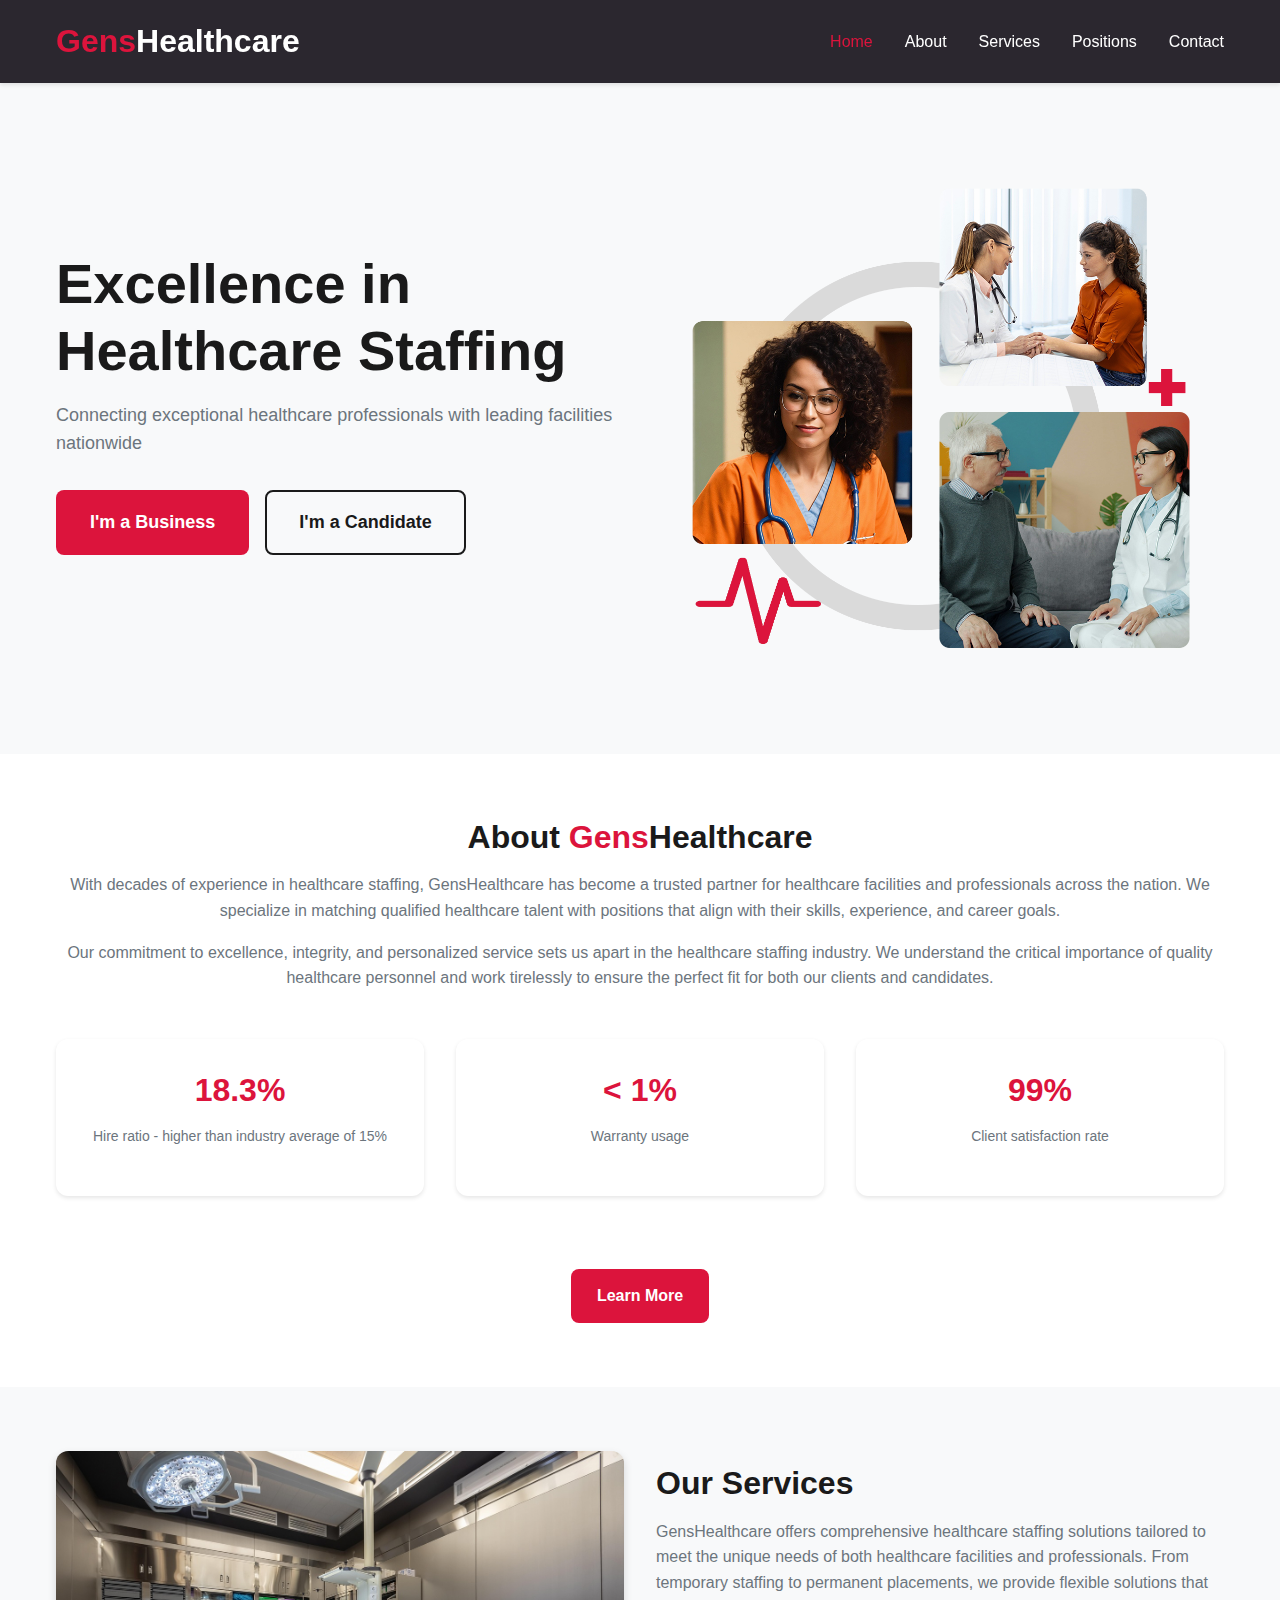
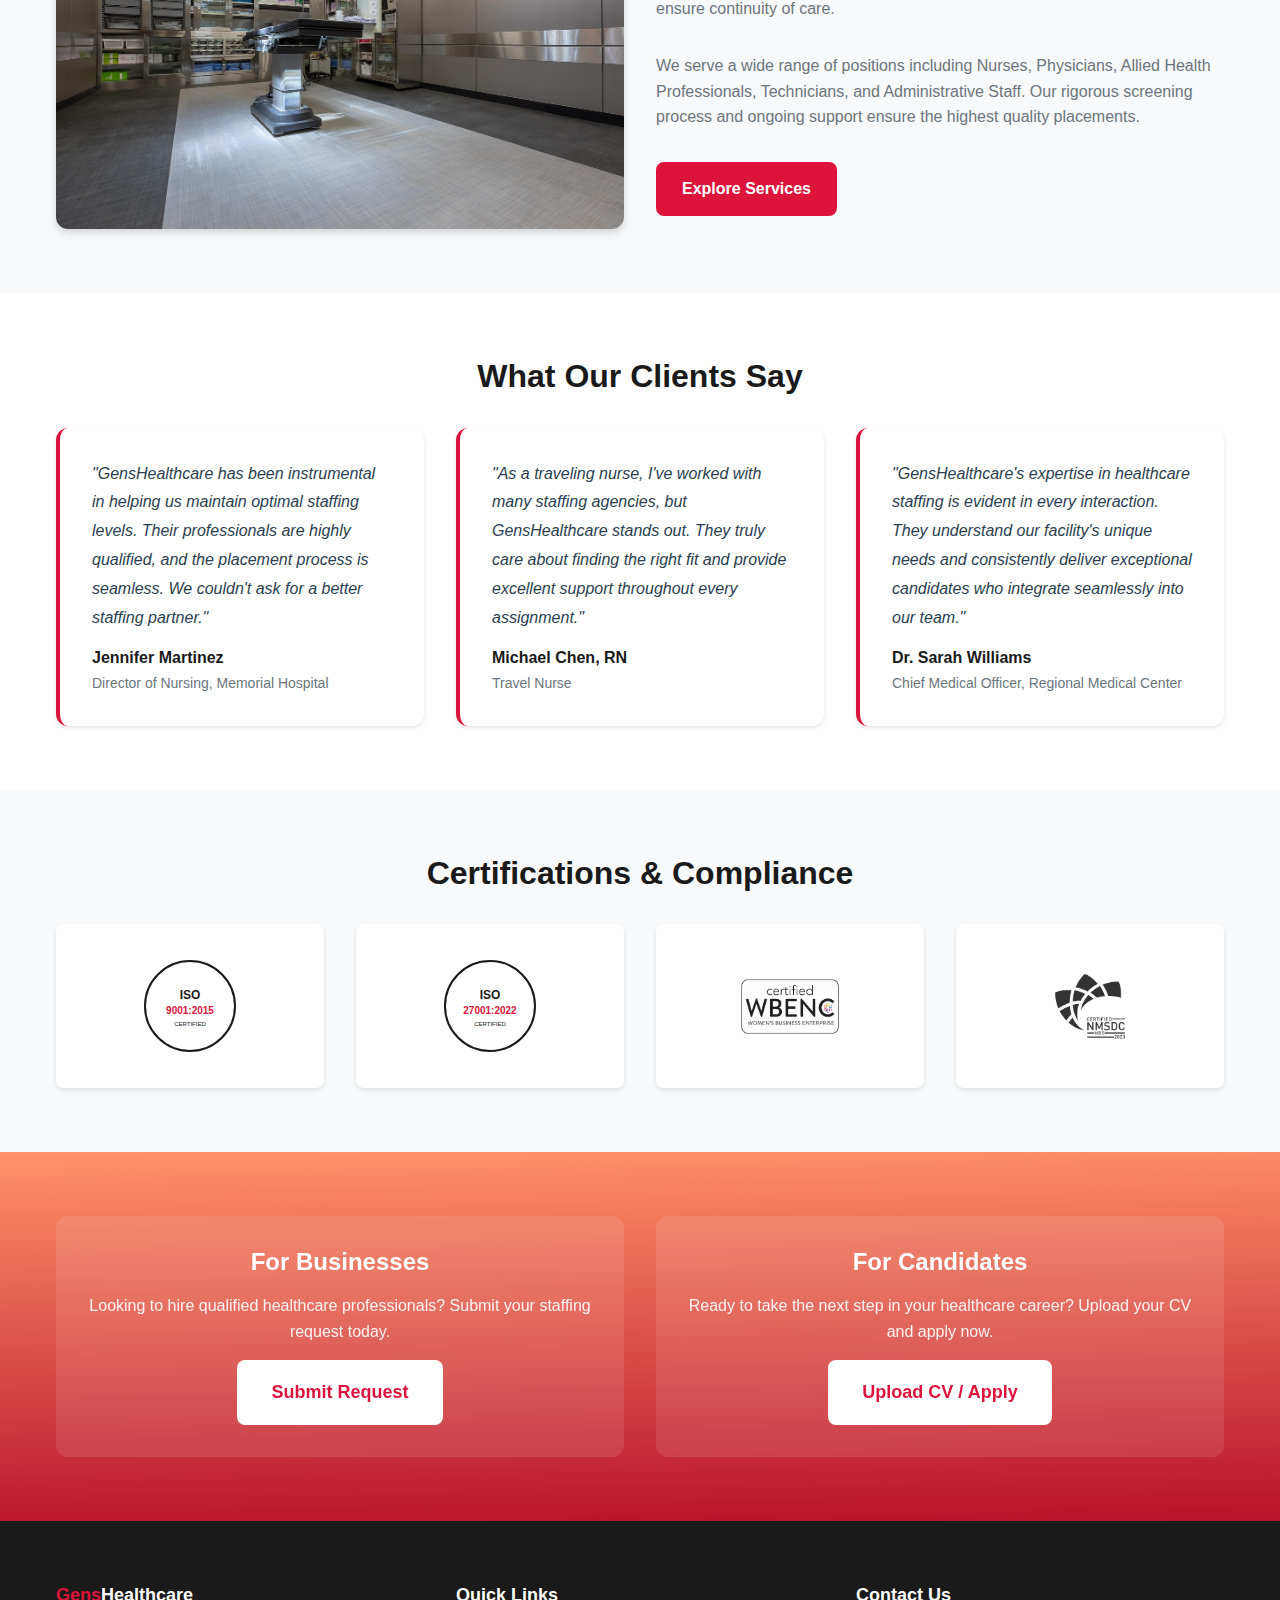
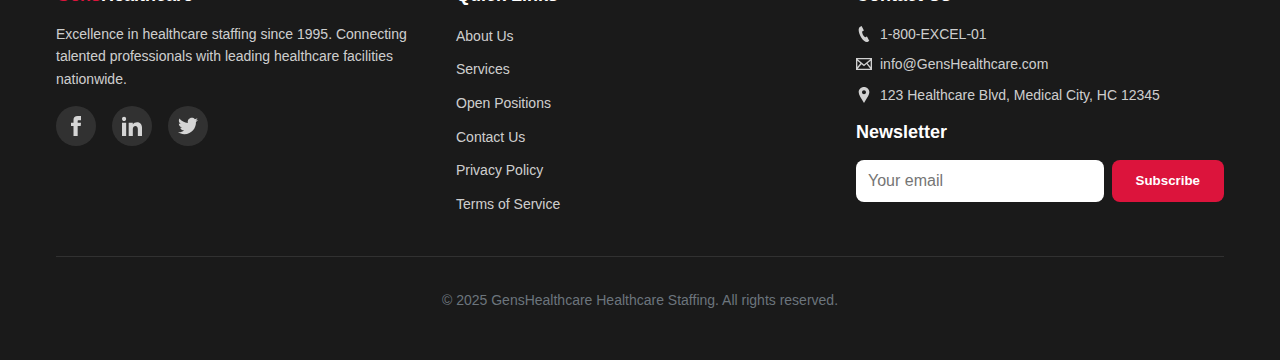
<file: index.html>
<!DOCTYPE html>
<html lang="en">
  <head>
    <meta charset="UTF-8" />
    <meta name="viewport" content="width=device-width, initial-scale=1.0" />
    <meta
      name="description"
      content="GensHealthcare - Premier healthcare staffing solutions connecting talented professionals with leading healthcare facilities."
    />
    <title>GensHealthcare - Healthcare Staffing Excellence</title>
    <link rel="stylesheet" href="styles.css" />
  </head>
  <body>
    <!-- Header -->
    <header class="header">
      <div class="container header-container">
        <div class="logo">
          <a href="index.html"
            ><span class="logo-excel">Gens</span
            ><span class="logo-staff">Healthcare</span></a
          >
        </div>
        <nav class="nav">
          <ul class="nav-links">
            <li><a href="index.html" class="active">Home</a></li>
            <li><a href="about.html">About</a></li>
            <li><a href="services.html">Services</a></li>
            <li><a href="positions.html">Positions</a></li>
            <li><a href="contact.html">Contact</a></li>
          </ul>
          <div class="header-cta">
            <a href="contact.html#candidate-form" class="btn btn-primary"
              >I'm a Candidate</a
            >
            <a href="contact.html#employer-form" class="btn btn-secondary"
              >I'm a Business</a
            >
          </div>
        </nav>
      </div>
    </header>

    <!-- Hero Section -->
    <section class="hero">
      <div class="container">
        <div class="hero-content">
          <div class="hero-text">
            <h1>Excellence in Healthcare Staffing</h1>
            <p class="subhead">
              Connecting exceptional healthcare professionals with leading
              facilities nationwide
            </p>
            <div class="hero-cta">
              <a
                href="contact.html#employer-form"
                class="btn btn-primary btn-large"
                >I'm a Business</a
              >
              <a
                href="contact.html#candidate-form"
                class="btn btn-secondary btn-large"
                >I'm a Candidate</a
              >
            </div>
          </div>
          <div class="hero-images">
            <!-- Decorative healthcare icons
                    <svg class="hero-icon hero-icon-1" xmlns="http://www.w3.org/2000/svg" width="40" height="40" viewBox="0 0 24 24" fill="none" stroke="#dc143c" stroke-width="2" aria-hidden="true">
                        <path d="M22 12h-4l-3 9L9 3l-3 9H2"/>
                    </svg>
                    <svg class="hero-icon hero-icon-2" xmlns="http://www.w3.org/2000/svg" width="50" height="50" viewBox="0 0 24 24" fill="#dc143c" aria-hidden="true">
                        <path d="M19 11h-6V5h-2v6H5v2h6v6h2v-6h6z"/>
                    </svg>
                    <div class="hero-icon hero-icon-3" aria-hidden="true"></div>
                    <div class="hero-icon hero-icon-4" aria-hidden="true"></div> -->

            <!-- Three overlapping images -->
            <!-- <img src="attached_assets/stock_images/diverse_healthcare_p_8ef5f76b.jpg" alt="Diverse healthcare professionals" class="hero-image hero-image-1">
                    <img src="attached_assets/stock_images/nurse_healthcare_wor_5e9e12ce.jpg" alt="Healthcare professional" class="hero-image hero-image-2">
                    <img src="attached_assets/stock_images/healthcare_professio_7445b8f0.jpg" alt="Medical professional" class="hero-image hero-image-3">
                 -->
            <img
              src="attached_assets/stock_images/web-img.png"
              alt="Medical professional"
              class="home-hero-image"
            />
          </div>
        </div>
      </div>
    </section>

    <!-- About Teaser -->
    <section class="section">
      <div class="container">
        
          <div class="text-center mb-lg about-home">
            <h2>About <span class="red-text">Gens</span>Healthcare</h2>
            <p>
              With decades of experience in healthcare staffing, GensHealthcare
              has become a trusted partner for healthcare facilities and
              professionals across the nation. We specialize in matching
              qualified healthcare talent with positions that align with their
              skills, experience, and career goals.
            </p>
            <p>
              Our commitment to excellence, integrity, and personalized service
              sets us apart in the healthcare staffing industry. We understand
              the critical importance of quality healthcare personnel and work
              tirelessly to ensure the perfect fit for both our clients and
              candidates.
            </p>


           
          </div>
          <div class="cards-grid mb-lg">
          <div class="card text-center">

            <h2 class="red-text">18.3%</h2>
            <p>
              Hire ratio - higher than industry average of 15%
            </p>

          </div>
        <div class="card text-center">

                    <h2 class="red-text">< 1%</h2>
                    <p>
                    Warranty usage


                    </p>

                </div>
                <div class="card text-center">

                    <h2 class="red-text">99%</h2>
                    <p>
                    Client satisfaction rate
                    </p></div>


       
          
      
      </div>
      <br/>
      <div class="text-center">            <a href="about.html" class="btn btn-primary">Learn More</a></div>
      </div>
      </div>
    </section>

    <!-- Services Teaser -->
    <section class="section section-alt">
      <div class="container">
        <div class="content-section reverse">
          <div class="content-text">
            <h2>Our Services</h2>
            <p>
              GensHealthcare offers comprehensive healthcare staffing solutions
              tailored to meet the unique needs of both healthcare facilities
              and professionals. From temporary staffing to permanent
              placements, we provide flexible solutions that ensure continuity
              of care.
            </p>
            <p>
              We serve a wide range of positions including Nurses, Physicians,
              Allied Health Professionals, Technicians, and Administrative
              Staff. Our rigorous screening process and ongoing support ensure
              the highest quality placements.
            </p>
            <a href="services.html" class="btn btn-primary">Explore Services</a>
          </div>
          <div class="content-image">
            <!-- Recommended size: 600x400px -->
            <img
              src="attached_assets/stock_images/modern_hospital_medi_7e4f8967.jpg"
              alt="Modern hospital facility"
            />
          </div>
        </div>
      </div>
    </section>

    <!-- Testimonials -->
    <section class="section">
      <div class="container">
        <h2 style="text-align: center; margin-bottom: 2rem">
          What Our Clients Say
        </h2>
        <div class="cards-grid">
          <div class="testimonial-card">
            <p class="testimonial-text">
              "GensHealthcare has been instrumental in helping us maintain
              optimal staffing levels. Their professionals are highly qualified,
              and the placement process is seamless. We couldn't ask for a
              better staffing partner."
            </p>
            <div class="testimonial-author">
              <!-- <img
                src="attached_assets/stock_images/professional_busines_86943c2b.jpg"
                alt="Jennifer Martinez"
                class="testimonial-avatar"
              /> -->
              <div class="testimonial-info">
                <h4>Jennifer Martinez</h4>
                <p>Director of Nursing, Memorial Hospital</p>
              </div>
            </div>
          </div>
          <div class="testimonial-card">
            <p class="testimonial-text">
              "As a traveling nurse, I've worked with many staffing agencies,
              but GensHealthcare stands out. They truly care about finding the
              right fit and provide excellent support throughout every
              assignment."
            </p>
            <div class="testimonial-author">
              <!-- <img
                src="attached_assets/stock_images/professional_busines_d0cf859a.jpg"
                alt="Michael Chen"
                class="testimonial-avatar"
              /> -->
              <div class="testimonial-info">
                <h4>Michael Chen, RN</h4>
                <p>Travel Nurse</p>
              </div>
            </div>
          </div>
          <div class="testimonial-card">
            <p class="testimonial-text">
              "GensHealthcare's expertise in healthcare staffing is evident in
              every interaction. They understand our facility's unique needs and
              consistently deliver exceptional candidates who integrate
              seamlessly into our team."
            </p>
            <div class="testimonial-author">
              <!-- <img
                src="attached_assets/stock_images/professional_busines_c4ba5046.jpg"
                alt="Dr. Sarah Williams"
                class="testimonial-avatar"
              /> -->
              <div class="testimonial-info">
                <h4>Dr. Sarah Williams</h4>
                <p>Chief Medical Officer, Regional Medical Center</p>
              </div>
            </div>
          </div>
        </div>
      </div>
    </section>

    <!-- Certifications -->
    <section class="section section-alt">
      <div class="container">
        <h2 style="text-align: center; margin-bottom: 2rem">
          Certifications & Compliance
        </h2>
        <div class="certifications-grid">
          <div class="certification-badge">
            <!-- ISO Certification Icon -->
            <svg
              xmlns="http://www.w3.org/2000/svg"
              viewBox="0 0 200 200"
              width="100"
              height="100"
            >
              <circle
                cx="100"
                cy="100"
                r="90"
                fill="none"
                stroke="#1a1a1a"
                stroke-width="4"
              />
              <text
                x="100"
                y="85"
                font-family="Arial, sans-serif"
                font-size="24"
                font-weight="bold"
                text-anchor="middle"
                fill="#1a1a1a"
              >
                ISO
              </text>
              <text
                x="100"
                y="115"
                font-family="Arial, sans-serif"
                font-size="20"
                font-weight="bold"
                text-anchor="middle"
                fill="#dc143c"
              >
                9001:2015
              </text>
              <text
                x="100"
                y="140"
                font-family="Arial, sans-serif"
                font-size="12"
                text-anchor="middle"
                fill="#1a1a1a"
              >
                CERTIFIED
              </text>
            </svg>
          </div>
          <div class="certification-badge">
            <!-- ISO Certification Icon -->
            <svg
              xmlns="http://www.w3.org/2000/svg"
              viewBox="0 0 200 200"
              width="100"
              height="100"
            >
              <circle
                cx="100"
                cy="100"
                r="90"
                fill="none"
                stroke="#1a1a1a"
                stroke-width="4"
              />
              <text
                x="100"
                y="85"
                font-family="Arial, sans-serif"
                font-size="24"
                font-weight="bold"
                text-anchor="middle"
                fill="#1a1a1a"
              >
                ISO
              </text>
              <text
                x="100"
                y="115"
                font-family="Arial, sans-serif"
                font-size="20"
                font-weight="bold"
                text-anchor="middle"
                fill="#dc143c"
              >
                27001:2022
              </text>
              <text
                x="100"
                y="140"
                font-family="Arial, sans-serif"
                font-size="12"
                text-anchor="middle"
                fill="#1a1a1a"
              >
                CERTIFIED
              </text>
            </svg>
          </div>
          <div class="certification-badge">
            <img
              src="attached_assets/stock_images/wbenc.jpg"
              alt="Joint Commission Accredited"
              width="100"
              height="100"
            />
            <!-- Joint Commission Icon -->
            <!-- <svg
              xmlns="http://www.w3.org/2000/svg"
              viewBox="0 0 200 200"
              width="100"
              height="100"
            >
              <rect
                x="30"
                y="30"
                width="140"
                height="140"
                fill="none"
                stroke="#1a1a1a"
                stroke-width="4"
              />
              <text
                x="100"
                y="90"
                font-family="Arial, sans-serif"
                font-size="16"
                font-weight="bold"
                text-anchor="middle"
                fill="#1a1a1a"
              >
                JOINT
              </text>
              <text
                x="100"
                y="110"
                font-family="Arial, sans-serif"
                font-size="16"
                font-weight="bold"
                text-anchor="middle"
                fill="#dc143c"
              >
                COMMISSION
              </text>
              <text
                x="100"
                y="135"
                font-family="Arial, sans-serif"
                font-size="12"
                text-anchor="middle"
                fill="#1a1a1a"
              >
                ACCREDITED
              </text>
            </svg> -->
          </div>
          <div class="certification-badge">
            <!-- HIPAA Compliance Icon -->
             <img
              src="attached_assets/stock_images/NMSDC_CERIFIED-grey.png"
              alt="Joint Commission Accredited"
              width="100"
              height="100"
            />
            <!-- <svg
              xmlns="http://www.w3.org/2000/svg"
              viewBox="0 0 200 200"
              width="100"
              height="100"
            >
              <path
                d="M100 20 L170 60 L170 120 Q170 180 100 180 Q30 180 30 120 L30 60 Z"
                fill="none"
                stroke="#1a1a1a"
                stroke-width="4"
              />
              <text
                x="100"
                y="95"
                font-family="Arial, sans-serif"
                font-size="20"
                font-weight="bold"
                text-anchor="middle"
                fill="#1a1a1a"
              >
                HIPAA
              </text>
              <text
                x="100"
                y="120"
                font-family="Arial, sans-serif"
                font-size="14"
                text-anchor="middle"
                fill="#dc143c"
              >
                COMPLIANT
              </text> -->
            </svg>
          </div>
          <div class="certification-badge" style="display: none">
            <!-- Healthcare Staffing Icon -->
            <svg
              xmlns="http://www.w3.org/2000/svg"
              viewBox="0 0 200 200"
              width="100"
              height="100"
            >
              <circle
                cx="100"
                cy="100"
                r="80"
                fill="none"
                stroke="#dc143c"
                stroke-width="6"
              />
              <path
                d="M100 50 L100 150 M50 100 L150 100"
                stroke="#1a1a1a"
                stroke-width="12"
                stroke-linecap="round"
              />
              <text
                x="100"
                y="175"
                font-family="Arial, sans-serif"
                font-size="12"
                font-weight="bold"
                text-anchor="middle"
                fill="#1a1a1a"
              >
                HEALTHCARE CERTIFIED
              </text>
            </svg>
          </div>
        </div>
      </div>
    </section>

    <!-- Call-to-Action Strip -->
    <section class="cta-strip">
      <div class="container">
        <div class="cta-strip-content">
          <div class="cta-block">
            <h3>For Businesses</h3>
            <p>
              Looking to hire qualified healthcare professionals? Submit your
              staffing request today.
            </p>
            <a href="contact.html#employer-form" class="btn btn-large"
              >Submit Request</a
            >
          </div>
          <div class="cta-block">
            <h3>For Candidates</h3>
            <p>
              Ready to take the next step in your healthcare career? Upload your
              CV and apply now.
            </p>
            <a href="contact.html#candidate-form" class="btn btn-large"
              >Upload CV / Apply</a
            >
          </div>
        </div>
      </div>
    </section>

    <!-- Footer -->
    <footer class="footer">
      <div class="container">
        <div class="footer-content">
          <div class="footer-section">
            <h3>
              <span style="color: #dc143c">Gens</span
              ><span style="color: white">Healthcare</span>
            </h3>
            <p>
              Excellence in healthcare staffing since 1995. Connecting talented
              professionals with leading healthcare facilities nationwide.
            </p>
            <div class="social-icons">
              <a href="#" class="social-icon" aria-label="Facebook">
                <svg
                  xmlns="http://www.w3.org/2000/svg"
                  width="20"
                  height="20"
                  viewBox="0 0 24 24"
                  fill="currentColor"
                >
                  <path
                    d="M9 8h-3v4h3v12h5v-12h3.642l.358-4h-4v-1.667c0-.955.192-1.333 1.115-1.333h2.885v-5h-3.808c-3.596 0-5.192 1.583-5.192 4.615v3.385z"
                  />
                </svg>
              </a>
              <a href="#" class="social-icon" aria-label="LinkedIn">
                <svg
                  xmlns="http://www.w3.org/2000/svg"
                  width="20"
                  height="20"
                  viewBox="0 0 24 24"
                  fill="currentColor"
                >
                  <path
                    d="M4.98 3.5c0 1.381-1.11 2.5-2.48 2.5s-2.48-1.119-2.48-2.5c0-1.38 1.11-2.5 2.48-2.5s2.48 1.12 2.48 2.5zm.02 4.5h-5v16h5v-16zm7.982 0h-4.968v16h4.969v-8.399c0-4.67 6.029-5.052 6.029 0v8.399h4.988v-10.131c0-7.88-8.922-7.593-11.018-3.714v-2.155z"
                  />
                </svg>
              </a>
              <a href="#" class="social-icon" aria-label="Twitter">
                <svg
                  xmlns="http://www.w3.org/2000/svg"
                  width="20"
                  height="20"
                  viewBox="0 0 24 24"
                  fill="currentColor"
                >
                  <path
                    d="M24 4.557c-.883.392-1.832.656-2.828.775 1.017-.609 1.798-1.574 2.165-2.724-.951.564-2.005.974-3.127 1.195-.897-.957-2.178-1.555-3.594-1.555-3.179 0-5.515 2.966-4.797 6.045-4.091-.205-7.719-2.165-10.148-5.144-1.29 2.213-.669 5.108 1.523 6.574-.806-.026-1.566-.247-2.229-.616-.054 2.281 1.581 4.415 3.949 4.89-.693.188-1.452.232-2.224.084.626 1.956 2.444 3.379 4.6 3.419-2.07 1.623-4.678 2.348-7.29 2.04 2.179 1.397 4.768 2.212 7.548 2.212 9.142 0 14.307-7.721 13.995-14.646.962-.695 1.797-1.562 2.457-2.549z"
                  />
                </svg>
              </a>
            </div>
          </div>
          <div class="footer-section">
            <h3>Quick Links</h3>
            <ul class="footer-links">
              <li><a href="about.html">About Us</a></li>
              <li><a href="services.html">Services</a></li>
              <li><a href="positions.html">Open Positions</a></li>
              <li><a href="contact.html">Contact Us</a></li>
              <li><a href="#">Privacy Policy</a></li>
              <li><a href="#">Terms of Service</a></li>
            </ul>
          </div>
          <div class="footer-section">
            <h3>Contact Us</h3>
            <div class="footer-contact">
              <p>
                <svg
                  xmlns="http://www.w3.org/2000/svg"
                  width="16"
                  height="16"
                  viewBox="0 0 24 24"
                  fill="currentColor"
                >
                  <path
                    d="M20 22.621l-3.521-6.795c-.008.004-1.974.97-2.064 1.011-2.24 1.086-6.799-7.82-4.609-8.994l2.083-1.026-3.493-6.817-2.106 1.039c-7.202 3.755 4.233 25.982 11.6 22.615.121-.055 2.102-1.029 2.11-1.033z"
                  />
                </svg>
                1-800-EXCEL-01
              </p>
              <p>
                <svg
                  xmlns="http://www.w3.org/2000/svg"
                  width="16"
                  height="16"
                  viewBox="0 0 24 24"
                  fill="currentColor"
                >
                  <path
                    d="M0 3v18h24v-18h-24zm6.623 7.929l-4.623 5.712v-9.458l4.623 3.746zm-4.141-5.929h19.035l-9.517 7.713-9.518-7.713zm5.694 7.188l3.824 3.099 3.83-3.104 5.612 6.817h-18.779l5.513-6.812zm9.208-1.264l4.616-3.741v9.348l-4.616-5.607z"
                  />
                </svg>
                info@GensHealthcare.com
              </p>
              <p>
                <svg
                  xmlns="http://www.w3.org/2000/svg"
                  width="16"
                  height="16"
                  viewBox="0 0 24 24"
                  fill="currentColor"
                >
                  <path
                    d="M12 0c-4.198 0-8 3.403-8 7.602 0 4.198 3.469 9.21 8 16.398 4.531-7.188 8-12.2 8-16.398 0-4.199-3.801-7.602-8-7.602zm0 11c-1.657 0-3-1.343-3-3s1.343-3 3-3 3 1.343 3 3-1.343 3-3 3z"
                  />
                </svg>
                123 Healthcare Blvd, Medical City, HC 12345
              </p>
            </div>
            <h3 style="margin-top: 1rem">Newsletter</h3>
            <form class="newsletter-form">
              <input
                type="email"
                placeholder="Your email"
                aria-label="Email for newsletter"
                required
              />
              <button type="submit">Subscribe</button>
            </form>
          </div>
        </div>
        <div class="footer-bottom">
          <p>
            &copy; 2025 GensHealthcare Healthcare Staffing. All rights reserved.
          </p>
        </div>
      </div>
    </footer>
  </body>
</html>
</file>
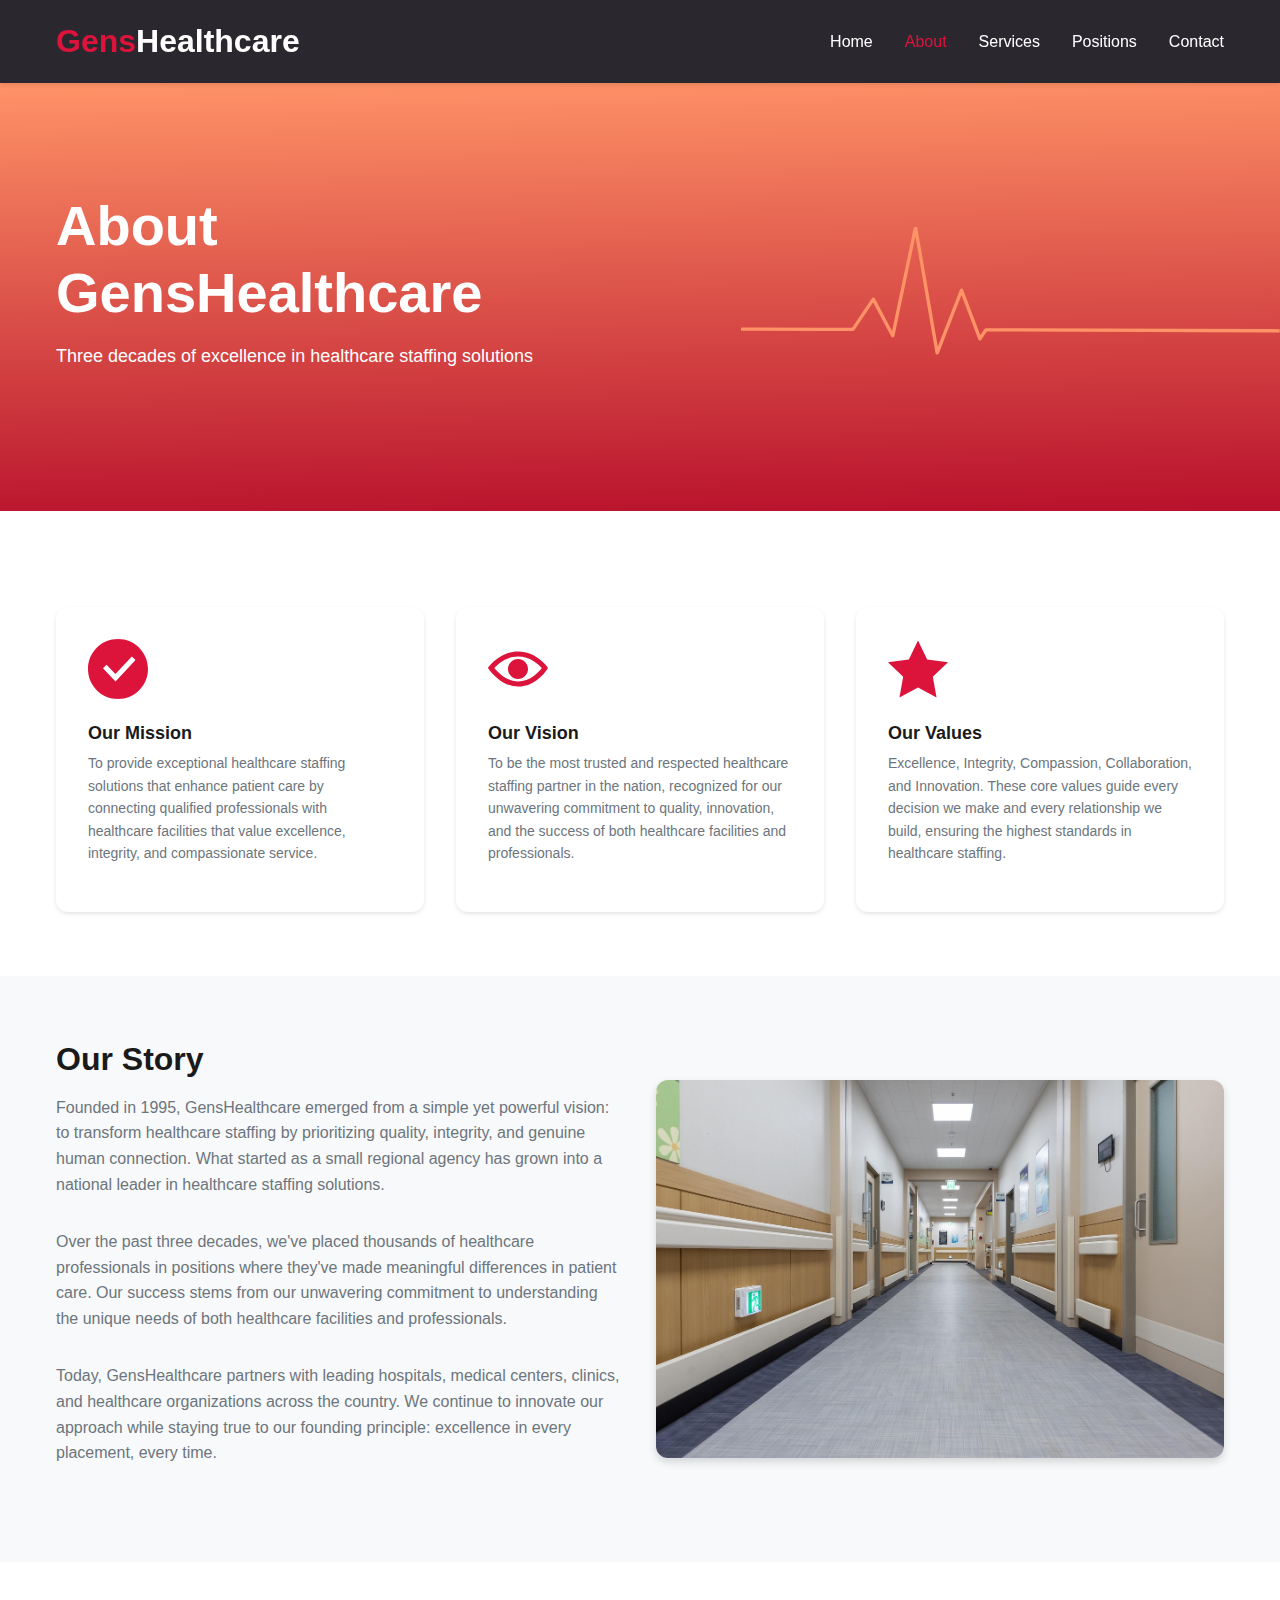
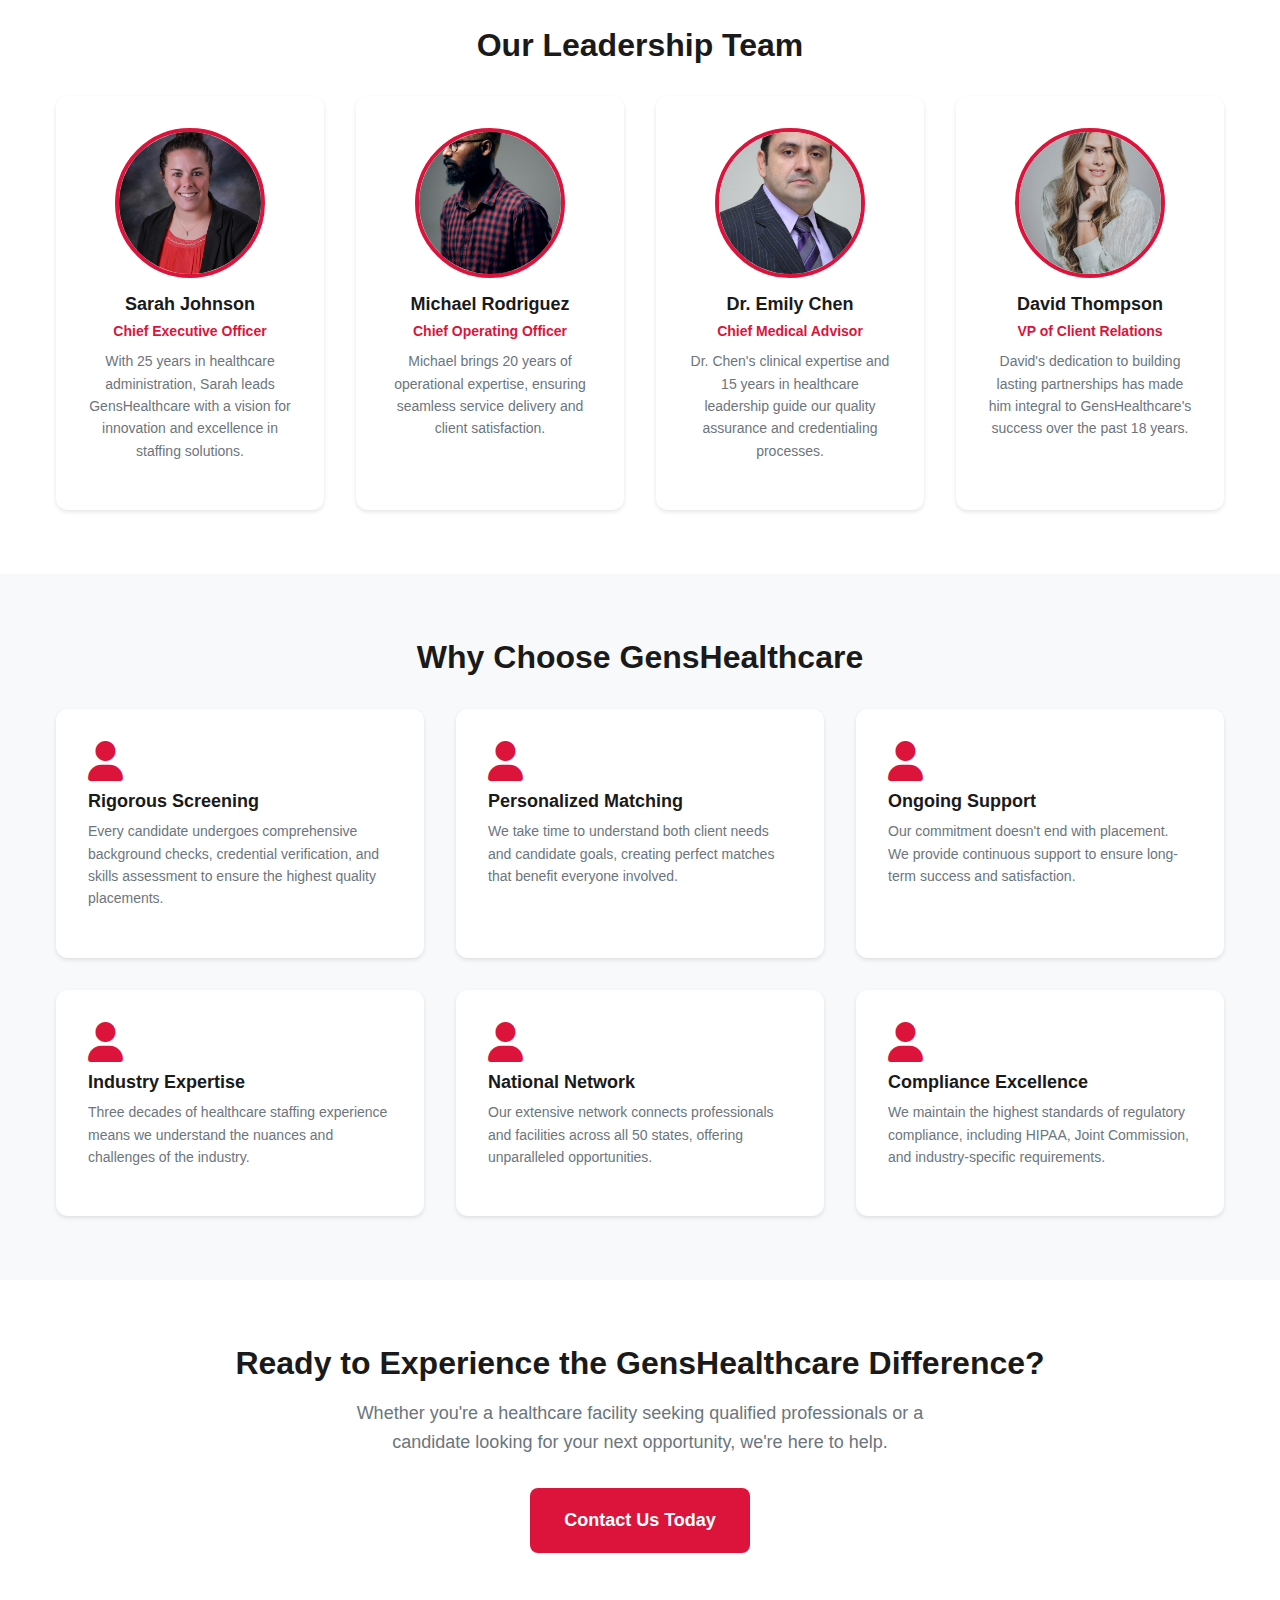
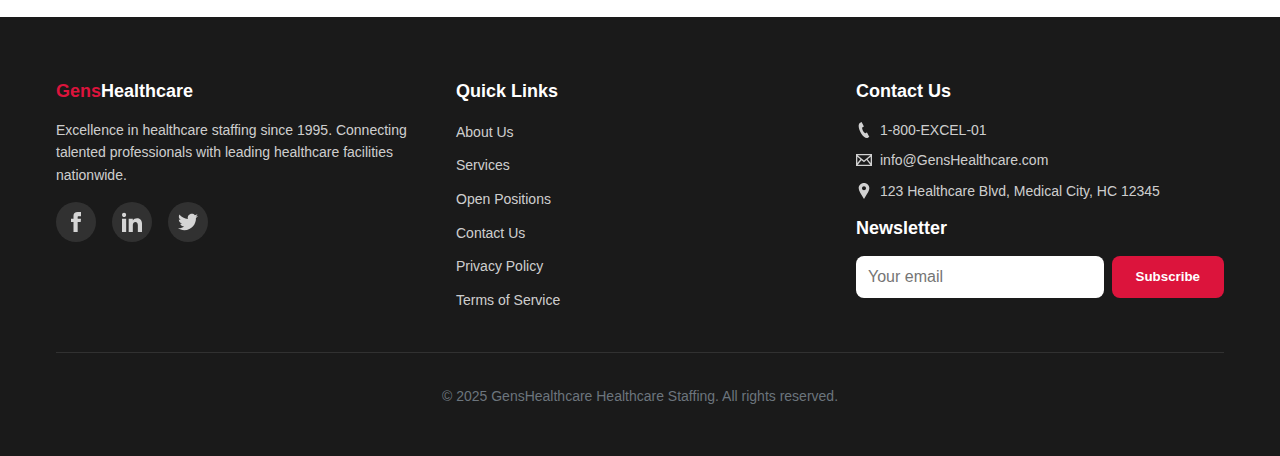
<file: about.html>
<!DOCTYPE html>
<html lang="en">
  <head>
    <meta charset="UTF-8" />
    <meta name="viewport" content="width=device-width, initial-scale=1.0" />
    <meta
      name="description"
      content="Learn about GensHealthcare's mission, values, and leadership team dedicated to healthcare staffing excellence."
    />
    <title>About Us - GensHealthcare</title>
    <link rel="stylesheet" href="styles.css" />
    <link rel="stylesheet" href="https://cdnjs.cloudflare.com/ajax/libs/font-awesome/6.0.0-beta3/css/all.min.css">
  </head>
  <body>
    <!-- Header -->
    <header class="header">
      <div class="container header-container">
        <div class="logo">
          <a href="index.html"
            ><span class="logo-excel">Gens</span
            ><span class="logo-staff">Healthcare</span></a
          >
        </div>
        <nav class="nav">
          <ul class="nav-links">
            <li><a href="index.html">Home</a></li>
            <li><a href="about.html" class="active">About</a></li>
            <li><a href="services.html">Services</a></li>
            <li><a href="positions.html">Positions</a></li>
            <li><a href="contact.html">Contact</a></li>
          </ul>
          <div class="header-cta">
            <a href="contact.html#candidate-form" class="btn btn-primary"
              >I'm a Candidate</a
            >
            <a href="contact.html#employer-form" class="btn btn-secondary"
              >I'm a Business</a
            >
          </div>
        </nav>
      </div>
    </header>

    <!-- Page Header -->
    <section class="hero hero-innerbanner">
      <img
        src="attached_assets/stock_images/heart-pulse1.svg"
        alt="Healthcare team"
        width="200"
        class="hero-innerbanner-image"
      />
      <div class="container">
        <div class="hero-content">
          <div class="hero-text">
            <h1>About GensHealthcare</h1>
            <p class="subhead">
              Three decades of excellence in healthcare staffing solutions
            </p>
          </div>
          <div class="hero-images"></div>
        </div>
      </div>
    </section>

    <!-- Mission, Vision, Values -->
    <section class="section">
      <div class="container">
        <div class="cards-grid">
          <div class="card">
            <svg
              class="service-icon"
              xmlns="http://www.w3.org/2000/svg"
              viewBox="0 0 24 24"
            >
              <path
                d="M12 0c-6.627 0-12 5.373-12 12s5.373 12 12 12 12-5.373 12-12-5.373-12-12-12zm-1 17l-5-5.299 1.399-1.43 3.574 3.736 6.572-7.007 1.455 1.403-8 8.597z"
              />
            </svg>
            <h3>Our Mission</h3>
            <p>
              To provide exceptional healthcare staffing solutions that enhance
              patient care by connecting qualified professionals with healthcare
              facilities that value excellence, integrity, and compassionate
              service.
            </p>
          </div>
          <div class="card">
            <svg
              class="service-icon"
              xmlns="http://www.w3.org/2000/svg"
              viewBox="0 0 24 24"
            >
              <path
                d="M12.015 7c4.751 0 8.063 3.012 9.504 4.636-1.401 1.837-4.713 5.364-9.504 5.364-4.42 0-7.93-3.536-9.478-5.407 1.493-1.647 4.817-4.593 9.478-4.593zm0-2c-7.569 0-12.015 6.551-12.015 6.551s4.835 7.449 12.015 7.449c7.733 0 11.985-7.449 11.985-7.449s-4.291-6.551-11.985-6.551zm-.015 3c-2.209 0-4 1.792-4 4 0 2.209 1.791 4 4 4s4-1.791 4-4c0-2.208-1.791-4-4-4z"
              />
            </svg>
            <h3>Our Vision</h3>
            <p>
              To be the most trusted and respected healthcare staffing partner
              in the nation, recognized for our unwavering commitment to
              quality, innovation, and the success of both healthcare facilities
              and professionals.
            </p>
          </div>
          <div class="card">
            <svg
              class="service-icon"
              xmlns="http://www.w3.org/2000/svg"
              viewBox="0 0 24 24"
            >
              <path
                d="M12 .587l3.668 7.568 8.332 1.151-6.064 5.828 1.48 8.279-7.416-3.967-7.417 3.967 1.481-8.279-6.064-5.828 8.332-1.151z"
              />
            </svg>
            <h3>Our Values</h3>
            <p>
              Excellence, Integrity, Compassion, Collaboration, and Innovation.
              These core values guide every decision we make and every
              relationship we build, ensuring the highest standards in
              healthcare staffing.
            </p>
          </div>
        </div>
      </div>
    </section>

    <!-- Company Story -->
    <section class="section section-alt">
      <div class="container">
        <div class="content-section">
          <div class="content-text">
            <h2>Our Story</h2>
            <p>
              Founded in 1995, GensHealthcare emerged from a simple yet powerful
              vision: to transform healthcare staffing by prioritizing quality,
              integrity, and genuine human connection. What started as a small
              regional agency has grown into a national leader in healthcare
              staffing solutions.
            </p>
            <p>
              Over the past three decades, we've placed thousands of healthcare
              professionals in positions where they've made meaningful
              differences in patient care. Our success stems from our unwavering
              commitment to understanding the unique needs of both healthcare
              facilities and professionals.
            </p>
            <p>
              Today, GensHealthcare partners with leading hospitals, medical
              centers, clinics, and healthcare organizations across the country.
              We continue to innovate our approach while staying true to our
              founding principle: excellence in every placement, every time.
            </p>
          </div>
          <div class="content-image">
            <img
              src="attached_assets/stock_images/modern_hospital_medi_2bae8b9c.jpg"
              alt="Modern healthcare facility"
            />
          </div>
        </div>
      </div>
    </section>

    <!-- Leadership Team -->
    <section class="section">
      <div class="container">
        <h2 style="text-align: center; margin-bottom: 2rem">
          Our Leadership Team
        </h2>
        <div class="team-grid">
          <div class="team-member">
            <img
              src="attached_assets/stock_images/professional_busines_86943c2b.jpg"
              alt="Sarah Johnson"
              class="team-photo"
            />
            <h3>Sarah Johnson</h3>
            <p class="position">Chief Executive Officer</p>
            <p>
              With 25 years in healthcare administration, Sarah leads
              GensHealthcare with a vision for innovation and excellence in
              staffing solutions.
            </p>
          </div>
          <div class="team-member">
            <img
              src="attached_assets/stock_images/professional_busines_d0cf859a.jpg"
              alt="Michael Rodriguez"
              class="team-photo"
            />
            <h3>Michael Rodriguez</h3>
            <p class="position">Chief Operating Officer</p>
            <p>
              Michael brings 20 years of operational expertise, ensuring
              seamless service delivery and client satisfaction.
            </p>
          </div>
          <div class="team-member">
            <img
              src="attached_assets/stock_images/professional_busines_c4ba5046.jpg"
              alt="Dr. Emily Chen"
              class="team-photo"
            />
            <h3>Dr. Emily Chen</h3>
            <p class="position">Chief Medical Advisor</p>
            <p>
              Dr. Chen's clinical expertise and 15 years in healthcare
              leadership guide our quality assurance and credentialing
              processes.
            </p>
          </div>
          <div class="team-member">
            <img
              src="attached_assets/stock_images/professional_busines_c1abc278.jpg"
              alt="David Thompson"
              class="team-photo"
            />
            <h3>David Thompson</h3>
            <p class="position">VP of Client Relations</p>
            <p>
              David's dedication to building lasting partnerships has made him
              integral to GensHealthcare's success over the past 18 years.
            </p>
          </div>
        </div>
      </div>
    </section>

    <!-- Why Choose Us -->
    <section class="section section-alt">
      <div class="container">
        <h2 style="text-align: center; margin-bottom: 2rem">
          Why Choose GensHealthcare
        </h2>
        <div class="cards-grid">
          <div class="card">
            <i class="fa-solid fa-user"></i>
            <h3>Rigorous Screening</h3>
            <p>
              Every candidate undergoes comprehensive background checks,
              credential verification, and skills assessment to ensure the
              highest quality placements.
            </p>
          </div>
          <div class="card">
            <i class="fa-solid fa-user"></i>
            <h3>Personalized Matching</h3>
            <p>
              We take time to understand both client needs and candidate goals,
              creating perfect matches that benefit everyone involved.
            </p>
          </div>
          <div class="card">
            <i class="fa-solid fa-user"></i>
            <h3>Ongoing Support</h3>
            <p>
              Our commitment doesn't end with placement. We provide continuous
              support to ensure long-term success and satisfaction.
            </p>
          </div>
          <div class="card">
            <i class="fa-solid fa-user"></i>
            <h3>Industry Expertise</h3>
            <p>
              Three decades of healthcare staffing experience means we
              understand the nuances and challenges of the industry.
            </p>
          </div>
          <div class="card">
            <i class="fa-solid fa-user"></i>
            <h3>National Network</h3>
            <p>
              Our extensive network connects professionals and facilities across
              all 50 states, offering unparalleled opportunities.
            </p>
          </div>
          <div class="card">
            <i class="fa-solid fa-user"></i>
            <h3>Compliance Excellence</h3>
            <p>
              We maintain the highest standards of regulatory compliance,
              including HIPAA, Joint Commission, and industry-specific
              requirements.
            </p>
          </div>
        </div>
      </div>
    </section>

    <!-- CTA Section -->
    <section class="section">
      <div class="container" style="text-align: center">
        <h2>Ready to Experience the GensHealthcare Difference?</h2>
        <p
          style="
            font-size: 1.125rem;
            margin-bottom: 2rem;
            max-width: 600px;
            margin-left: auto;
            margin-right: auto;
          "
        >
          Whether you're a healthcare facility seeking qualified professionals
          or a candidate looking for your next opportunity, we're here to help.
        </p>
        <a href="contact.html" class="btn btn-primary btn-large"
          >Contact Us Today</a
        >
      </div>
    </section>

    <!-- Footer -->
    <footer class="footer">
      <div class="container">
        <div class="footer-content">
          <div class="footer-section">
            <h3>
              <span style="color: #dc143c">Gens</span
              ><span style="color: white">Healthcare</span>
            </h3>
            <p>
              Excellence in healthcare staffing since 1995. Connecting talented
              professionals with leading healthcare facilities nationwide.
            </p>
            <div class="social-icons">
              <a href="#" class="social-icon" aria-label="Facebook">
                <svg
                  xmlns="http://www.w3.org/2000/svg"
                  width="20"
                  height="20"
                  viewBox="0 0 24 24"
                  fill="currentColor"
                >
                  <path
                    d="M9 8h-3v4h3v12h5v-12h3.642l.358-4h-4v-1.667c0-.955.192-1.333 1.115-1.333h2.885v-5h-3.808c-3.596 0-5.192 1.583-5.192 4.615v3.385z"
                  />
                </svg>
              </a>
              <a href="#" class="social-icon" aria-label="LinkedIn">
                <svg
                  xmlns="http://www.w3.org/2000/svg"
                  width="20"
                  height="20"
                  viewBox="0 0 24 24"
                  fill="currentColor"
                >
                  <path
                    d="M4.98 3.5c0 1.381-1.11 2.5-2.48 2.5s-2.48-1.119-2.48-2.5c0-1.38 1.11-2.5 2.48-2.5s2.48 1.12 2.48 2.5zm.02 4.5h-5v16h5v-16zm7.982 0h-4.968v16h4.969v-8.399c0-4.67 6.029-5.052 6.029 0v8.399h4.988v-10.131c0-7.88-8.922-7.593-11.018-3.714v-2.155z"
                  />
                </svg>
              </a>
              <a href="#" class="social-icon" aria-label="Twitter">
                <svg
                  xmlns="http://www.w3.org/2000/svg"
                  width="20"
                  height="20"
                  viewBox="0 0 24 24"
                  fill="currentColor"
                >
                  <path
                    d="M24 4.557c-.883.392-1.832.656-2.828.775 1.017-.609 1.798-1.574 2.165-2.724-.951.564-2.005.974-3.127 1.195-.897-.957-2.178-1.555-3.594-1.555-3.179 0-5.515 2.966-4.797 6.045-4.091-.205-7.719-2.165-10.148-5.144-1.29 2.213-.669 5.108 1.523 6.574-.806-.026-1.566-.247-2.229-.616-.054 2.281 1.581 4.415 3.949 4.89-.693.188-1.452.232-2.224.084.626 1.956 2.444 3.379 4.6 3.419-2.07 1.623-4.678 2.348-7.29 2.04 2.179 1.397 4.768 2.212 7.548 2.212 9.142 0 14.307-7.721 13.995-14.646.962-.695 1.797-1.562 2.457-2.549z"
                  />
                </svg>
              </a>
            </div>
          </div>
          <div class="footer-section">
            <h3>Quick Links</h3>
            <ul class="footer-links">
              <li><a href="about.html">About Us</a></li>
              <li><a href="services.html">Services</a></li>
              <li><a href="positions.html">Open Positions</a></li>
              <li><a href="contact.html">Contact Us</a></li>
              <li><a href="#">Privacy Policy</a></li>
              <li><a href="#">Terms of Service</a></li>
            </ul>
          </div>
          <div class="footer-section">
            <h3>Contact Us</h3>
            <div class="footer-contact">
              <p>
                <svg
                  xmlns="http://www.w3.org/2000/svg"
                  width="16"
                  height="16"
                  viewBox="0 0 24 24"
                  fill="currentColor"
                >
                  <path
                    d="M20 22.621l-3.521-6.795c-.008.004-1.974.97-2.064 1.011-2.24 1.086-6.799-7.82-4.609-8.994l2.083-1.026-3.493-6.817-2.106 1.039c-7.202 3.755 4.233 25.982 11.6 22.615.121-.055 2.102-1.029 2.11-1.033z"
                  />
                </svg>
                1-800-EXCEL-01
              </p>
              <p>
                <svg
                  xmlns="http://www.w3.org/2000/svg"
                  width="16"
                  height="16"
                  viewBox="0 0 24 24"
                  fill="currentColor"
                >
                  <path
                    d="M0 3v18h24v-18h-24zm6.623 7.929l-4.623 5.712v-9.458l4.623 3.746zm-4.141-5.929h19.035l-9.517 7.713-9.518-7.713zm5.694 7.188l3.824 3.099 3.83-3.104 5.612 6.817h-18.779l5.513-6.812zm9.208-1.264l4.616-3.741v9.348l-4.616-5.607z"
                  />
                </svg>
                info@GensHealthcare.com
              </p>
              <p>
                <svg
                  xmlns="http://www.w3.org/2000/svg"
                  width="16"
                  height="16"
                  viewBox="0 0 24 24"
                  fill="currentColor"
                >
                  <path
                    d="M12 0c-4.198 0-8 3.403-8 7.602 0 4.198 3.469 9.21 8 16.398 4.531-7.188 8-12.2 8-16.398 0-4.199-3.801-7.602-8-7.602zm0 11c-1.657 0-3-1.343-3-3s1.343-3 3-3 3 1.343 3 3-1.343 3-3 3z"
                  />
                </svg>
                123 Healthcare Blvd, Medical City, HC 12345
              </p>
            </div>
            <h3 style="margin-top: 1rem">Newsletter</h3>
            <form class="newsletter-form">
              <input
                type="email"
                placeholder="Your email"
                aria-label="Email for newsletter"
                required
              />
              <button type="submit">Subscribe</button>
            </form>
          </div>
        </div>
        <div class="footer-bottom">
          <p>
            &copy; 2025 GensHealthcare Healthcare Staffing. All rights reserved.
          </p>
        </div>
      </div>
    </footer>
  </body>
</html>
</file>
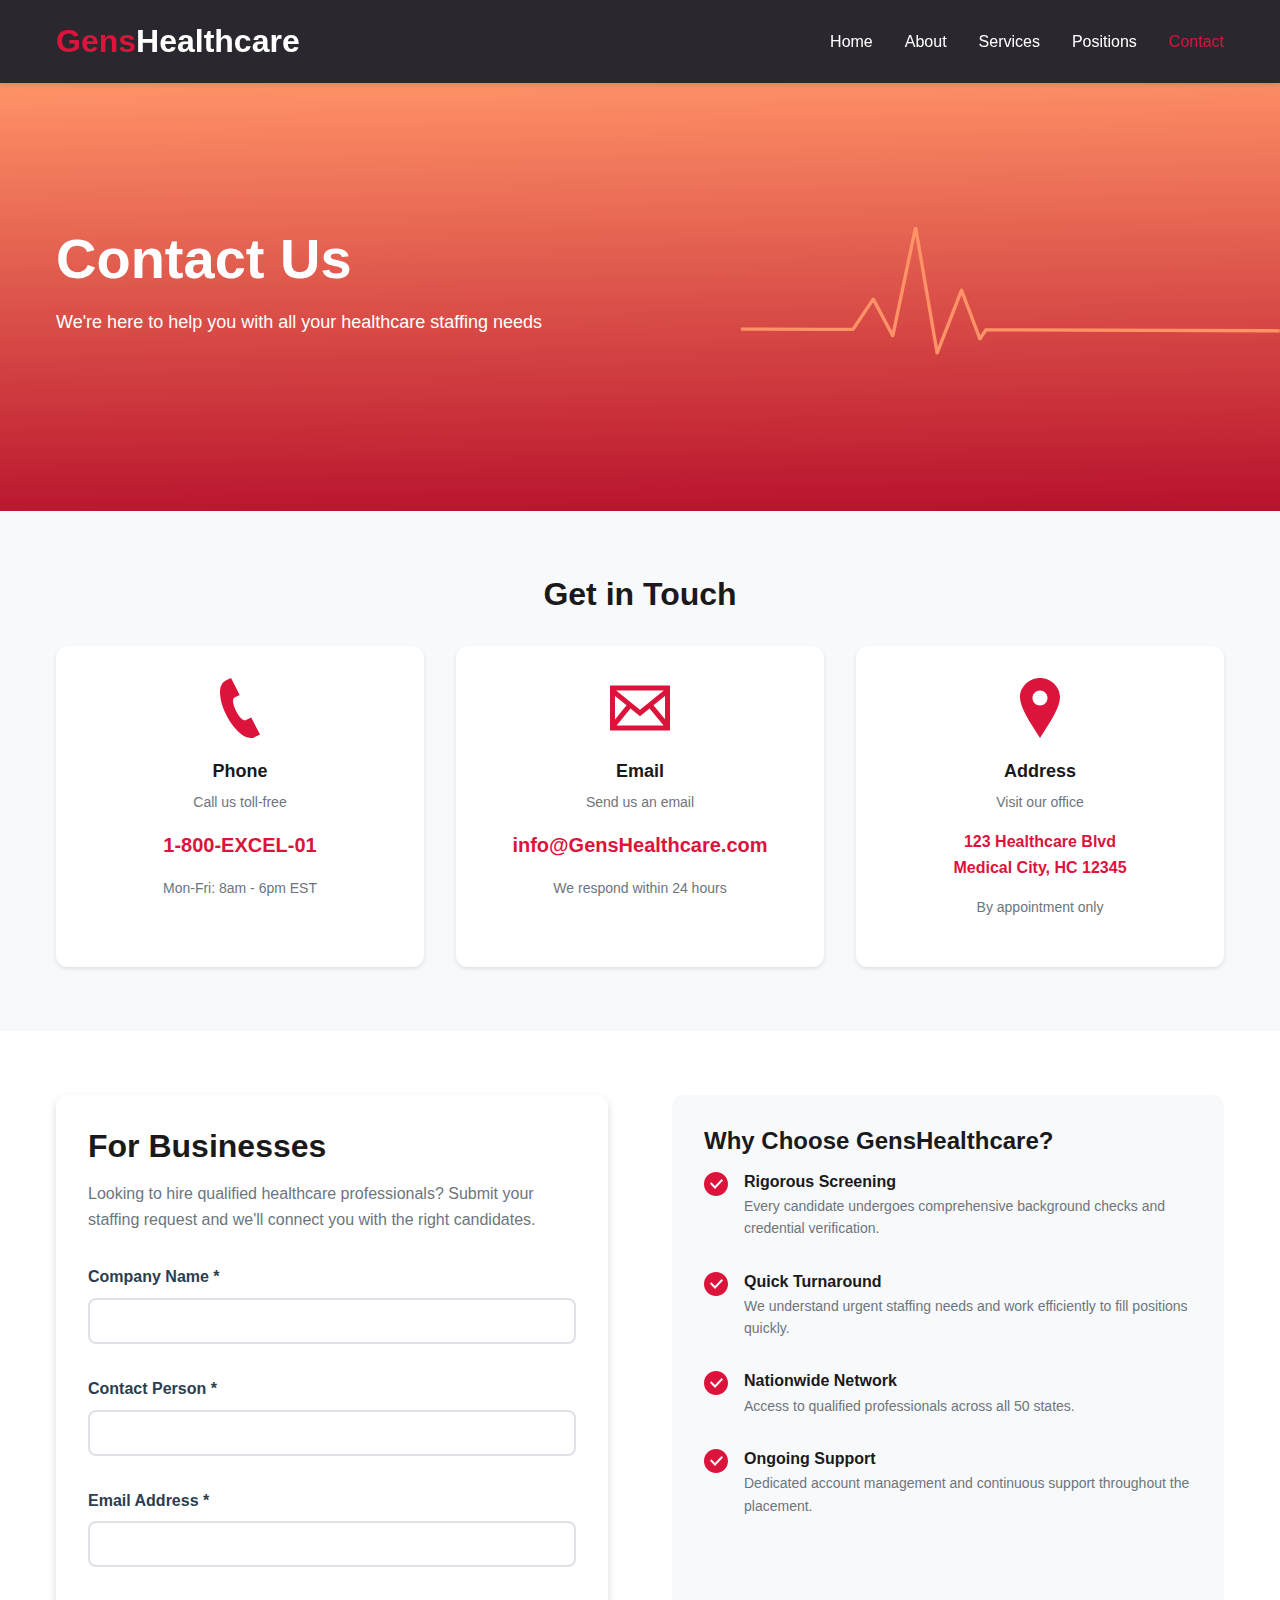
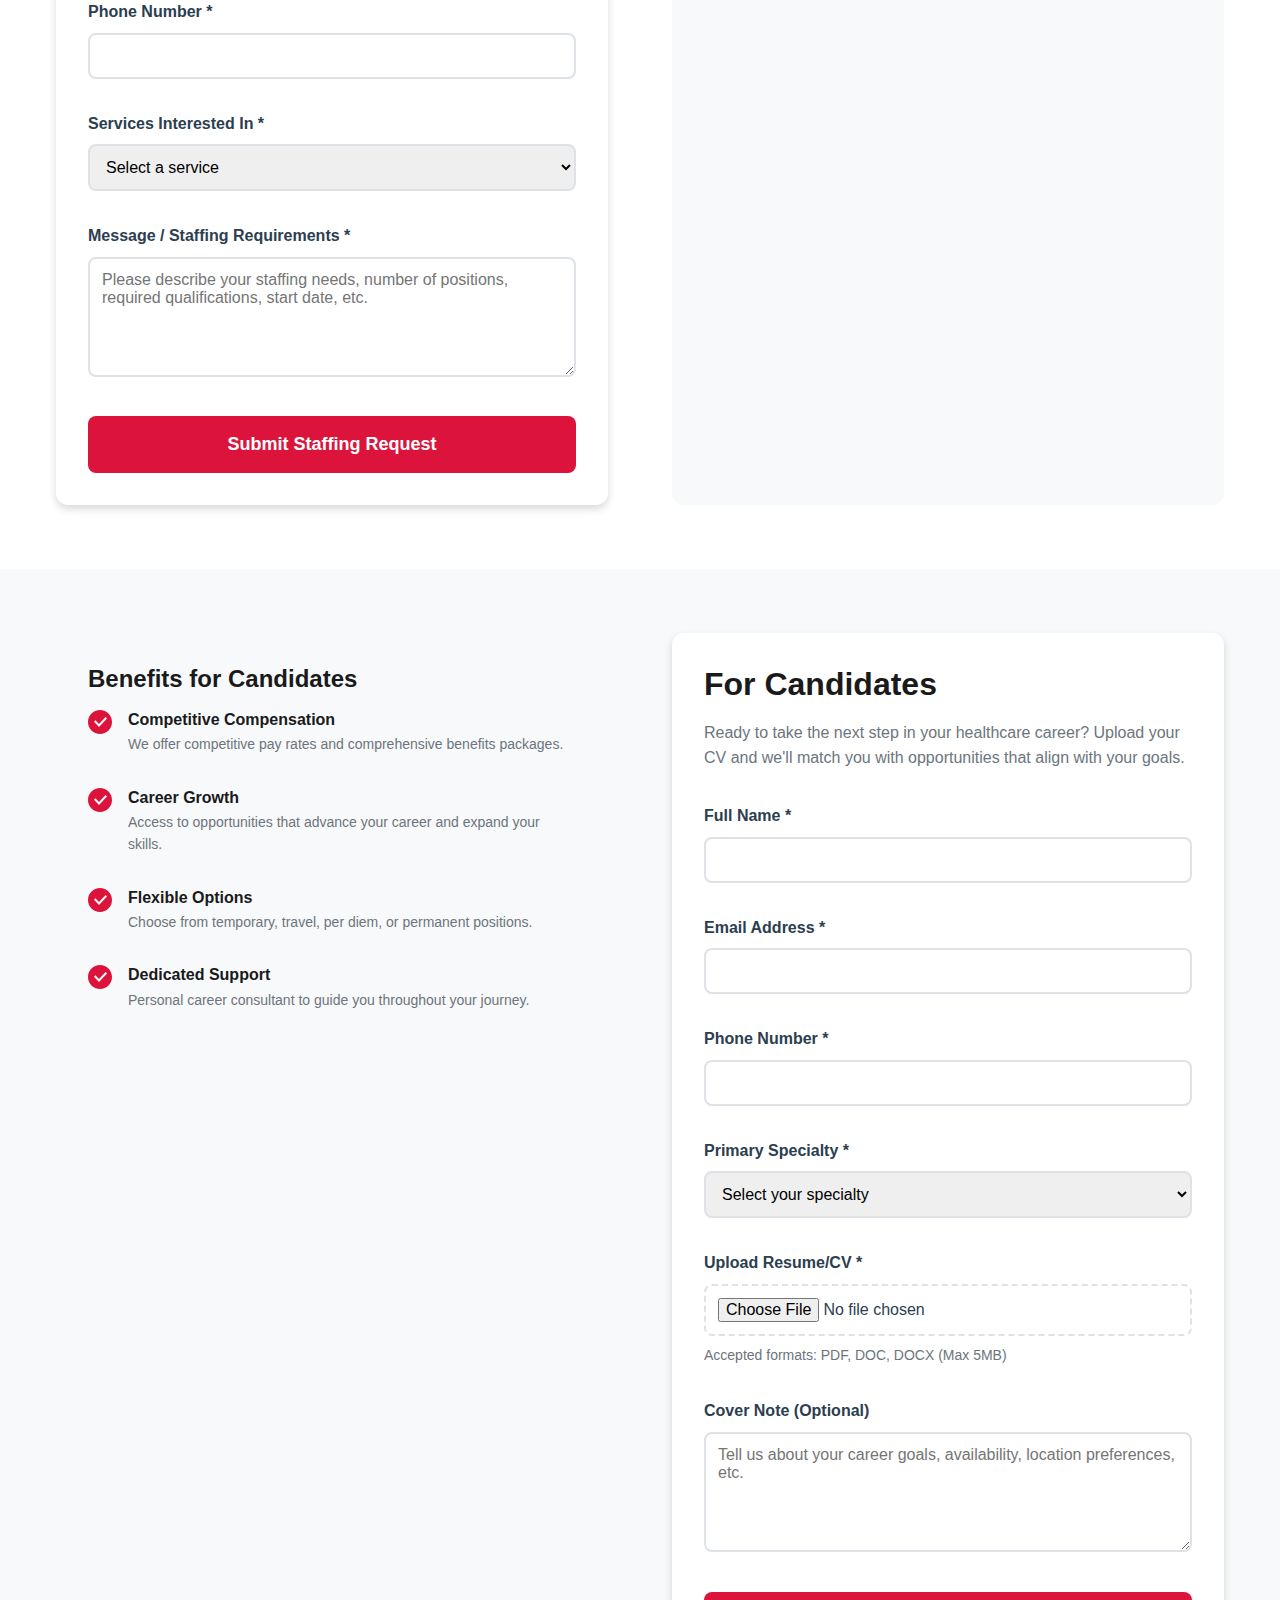
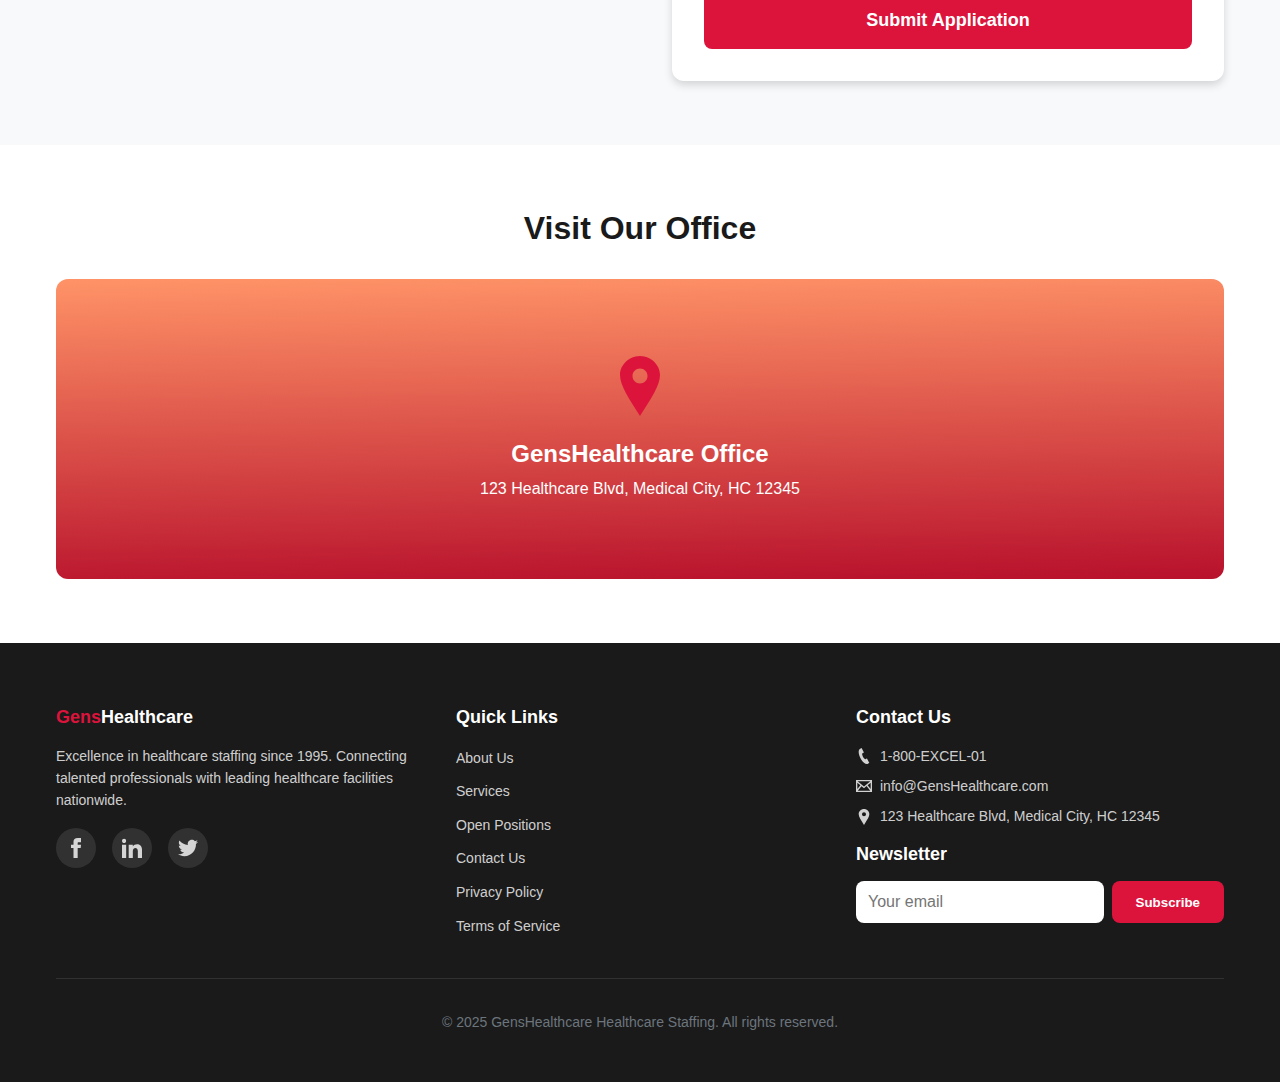
<file: contact.html>
<!DOCTYPE html>
<html lang="en">
  <head>
    <meta charset="UTF-8" />
    <meta name="viewport" content="width=device-width, initial-scale=1.0" />
    <meta
      name="description"
      content="Contact GensHealthcare for healthcare staffing solutions. Submit employer inquiries or candidate applications."
    />
    <title>Contact Us - GensHealthcare</title>
    <link rel="stylesheet" href="styles.css" />
  </head>
  <body>
    <!-- Header -->
    <header class="header">
      <div class="container header-container">
        <div class="logo">
          <a href="index.html"
            ><span class="logo-excel">Gens</span
            ><span class="logo-staff">Healthcare</span></a
          >
        </div>
        <nav class="nav">
          <ul class="nav-links">
            <li><a href="index.html">Home</a></li>
            <li><a href="about.html">About</a></li>
            <li><a href="services.html">Services</a></li>
            <li><a href="positions.html">Positions</a></li>
            <li><a href="contact.html" class="active">Contact</a></li>
          </ul>
          <div class="header-cta">
            <a href="#candidate-form" class="btn btn-primary"
              >I'm a Candidate</a
            >
            <a href="#employer-form" class="btn btn-secondary"
              >I'm a Business</a
            >
          </div>
        </nav>
      </div>
    </header>

    <!-- Page Header -->
    <section class="hero hero-innerbanner">
      <img
        src="attached_assets/stock_images/heart-pulse1.svg"
        alt="Healthcare team"
        width="200"
        class="hero-innerbanner-image"
      />
      <div class="container">
        <div class="hero-content">
          <div class="hero-text">
            <h1>Contact Us</h1>
            <p class="subhead">
              We're here to help you with all your healthcare staffing needs
            </p>
          </div>
          <div class="hero-images">
            <!-- <img
              src="attached_assets/stock_images/healthcare_medical_t_4fd669b8.jpg"
              alt="Healthcare team"
              class="hero-image"
            /> -->
          </div>
        </div>
      </div>
    </section>

    <!-- Contact Information -->
    <section class="section section-alt">
      <div class="container">
        <h2 style="text-align: center; margin-bottom: 2rem">Get in Touch</h2>
        <div class="cards-grid">
          <div class="card" style="text-align: center">
            <svg
              class="service-icon"
              xmlns="http://www.w3.org/2000/svg"
              viewBox="0 0 24 24"
              style="margin-left: auto; margin-right: auto"
            >
              <path
                d="M20 22.621l-3.521-6.795c-.008.004-1.974.97-2.064 1.011-2.24 1.086-6.799-7.82-4.609-8.994l2.083-1.026-3.493-6.817-2.106 1.039c-7.202 3.755 4.233 25.982 11.6 22.615.121-.055 2.102-1.029 2.11-1.033z"
              />
            </svg>
            <h3>Phone</h3>
            <p>Call us toll-free</p>
            <p style="font-size: 1.25rem; font-weight: 600; color: #dc143c">
              1-800-EXCEL-01
            </p>
            <p style="font-size: 0.875rem">Mon-Fri: 8am - 6pm EST</p>
          </div>
          <div class="card" style="text-align: center">
            <svg
              class="service-icon"
              xmlns="http://www.w3.org/2000/svg"
              viewBox="0 0 24 24"
              style="margin-left: auto; margin-right: auto"
            >
              <path
                d="M0 3v18h24v-18h-24zm6.623 7.929l-4.623 5.712v-9.458l4.623 3.746zm-4.141-5.929h19.035l-9.517 7.713-9.518-7.713zm5.694 7.188l3.824 3.099 3.83-3.104 5.612 6.817h-18.779l5.513-6.812zm9.208-1.264l4.616-3.741v9.348l-4.616-5.607z"
              />
            </svg>
            <h3>Email</h3>
            <p>Send us an email</p>
            <p style="font-size: 1.25rem; font-weight: 600; color: #dc143c">
              info@GensHealthcare.com
            </p>
            <p style="font-size: 0.875rem">We respond within 24 hours</p>
          </div>
          <div class="card" style="text-align: center">
            <svg
              class="service-icon"
              xmlns="http://www.w3.org/2000/svg"
              viewBox="0 0 24 24"
              style="margin-left: auto; margin-right: auto"
            >
              <path
                d="M12 0c-4.198 0-8 3.403-8 7.602 0 4.198 3.469 9.21 8 16.398 4.531-7.188 8-12.2 8-16.398 0-4.199-3.801-7.602-8-7.602zm0 11c-1.657 0-3-1.343-3-3s1.343-3 3-3 3 1.343 3 3-1.343 3-3 3z"
              />
            </svg>
            <h3>Address</h3>
            <p>Visit our office</p>
            <p style="font-size: 1rem; font-weight: 600; color: #dc143c">
              123 Healthcare Blvd<br />Medical City, HC 12345
            </p>
            <p style="font-size: 0.875rem">By appointment only</p>
          </div>
        </div>
      </div>
    </section>

    <!-- Employer Inquiry Form -->
    <section class="section" id="employer-form">
      <div class="container">
        <div class="contact-sections">
          <div class="contact-form-section">
            <h2 style="margin-bottom: 1rem">For Businesses</h2>
            <p style="color: #6c757d; margin-bottom: 2rem">
              Looking to hire qualified healthcare professionals? Submit your
              staffing request and we'll connect you with the right candidates.
            </p>
            <form>
              <div class="form-group">
                <label for="company-name" class="form-label"
                  >Company Name *</label
                >
                <input
                  type="text"
                  id="company-name"
                  class="form-input"
                  required
                  aria-label="Company name"
                />
              </div>
              <div class="form-group">
                <label for="contact-person" class="form-label"
                  >Contact Person *</label
                >
                <input
                  type="text"
                  id="contact-person"
                  class="form-input"
                  required
                  aria-label="Contact person name"
                />
              </div>
              <div class="form-group">
                <label for="employer-email" class="form-label"
                  >Email Address *</label
                >
                <input
                  type="email"
                  id="employer-email"
                  class="form-input"
                  required
                  aria-label="Email address"
                />
              </div>
              <div class="form-group">
                <label for="employer-phone" class="form-label"
                  >Phone Number *</label
                >
                <input
                  type="tel"
                  id="employer-phone"
                  class="form-input"
                  required
                  aria-label="Phone number"
                />
              </div>
              <div class="form-group">
                <label for="services-interested" class="form-label"
                  >Services Interested In *</label
                >
                <select
                  id="services-interested"
                  class="form-select"
                  required
                  aria-label="Services interested in"
                >
                  <option value="">Select a service</option>
                  <option value="temporary">Temporary Staffing</option>
                  <option value="permanent">Permanent Placement</option>
                  <option value="locum">Locum Tenens</option>
                  <option value="allied">Allied Health</option>
                  <option value="admin">Administrative Support</option>
                  <option value="travel">Travel Nursing</option>
                  <option value="multiple">Multiple Services</option>
                </select>
              </div>
              <div class="form-group">
                <label for="employer-message" class="form-label"
                  >Message / Staffing Requirements *</label
                >
                <textarea
                  id="employer-message"
                  class="form-textarea"
                  required
                  placeholder="Please describe your staffing needs, number of positions, required qualifications, start date, etc."
                  aria-label="Staffing requirements"
                ></textarea>
              </div>
              <button
                type="submit"
                class="btn btn-primary btn-large"
                style="width: 100%"
              >
                Submit Staffing Request
              </button>
            </form>
          </div>
          <div class="contact-info">
            <h3 style="margin-bottom: 1rem">Why Choose GensHealthcare?</h3>
            <div class="contact-detail">
              <svg
                class="contact-icon"
                xmlns="http://www.w3.org/2000/svg"
                viewBox="0 0 24 24"
              >
                <path
                  d="M12 0c-6.627 0-12 5.373-12 12s5.373 12 12 12 12-5.373 12-12-5.373-12-12-12zm-1 17l-5-5.299 1.399-1.43 3.574 3.736 6.572-7.007 1.455 1.403-8 8.597z"
                />
              </svg>
              <div>
                <h4 style="margin-bottom: 0.25rem">Rigorous Screening</h4>
                <p style="font-size: 0.875rem; margin-bottom: 0">
                  Every candidate undergoes comprehensive background checks and
                  credential verification.
                </p>
              </div>
            </div>
            <div class="contact-detail">
              <svg
                class="contact-icon"
                xmlns="http://www.w3.org/2000/svg"
                viewBox="0 0 24 24"
              >
                <path
                  d="M12 0c-6.627 0-12 5.373-12 12s5.373 12 12 12 12-5.373 12-12-5.373-12-12-12zm-1 17l-5-5.299 1.399-1.43 3.574 3.736 6.572-7.007 1.455 1.403-8 8.597z"
                />
              </svg>
              <div>
                <h4 style="margin-bottom: 0.25rem">Quick Turnaround</h4>
                <p style="font-size: 0.875rem; margin-bottom: 0">
                  We understand urgent staffing needs and work efficiently to
                  fill positions quickly.
                </p>
              </div>
            </div>
            <div class="contact-detail">
              <svg
                class="contact-icon"
                xmlns="http://www.w3.org/2000/svg"
                viewBox="0 0 24 24"
              >
                <path
                  d="M12 0c-6.627 0-12 5.373-12 12s5.373 12 12 12 12-5.373 12-12-5.373-12-12-12zm-1 17l-5-5.299 1.399-1.43 3.574 3.736 6.572-7.007 1.455 1.403-8 8.597z"
                />
              </svg>
              <div>
                <h4 style="margin-bottom: 0.25rem">Nationwide Network</h4>
                <p style="font-size: 0.875rem; margin-bottom: 0">
                  Access to qualified professionals across all 50 states.
                </p>
              </div>
            </div>
            <div class="contact-detail">
              <svg
                class="contact-icon"
                xmlns="http://www.w3.org/2000/svg"
                viewBox="0 0 24 24"
              >
                <path
                  d="M12 0c-6.627 0-12 5.373-12 12s5.373 12 12 12 12-5.373 12-12-5.373-12-12-12zm-1 17l-5-5.299 1.399-1.43 3.574 3.736 6.572-7.007 1.455 1.403-8 8.597z"
                />
              </svg>
              <div>
                <h4 style="margin-bottom: 0.25rem">Ongoing Support</h4>
                <p style="font-size: 0.875rem; margin-bottom: 0">
                  Dedicated account management and continuous support throughout
                  the placement.
                </p>
              </div>
            </div>
          </div>
        </div>
      </div>
    </section>

    <!-- Candidate Upload Form -->
    <section class="section section-alt" id="candidate-form">
      <div class="container">
        <div class="contact-sections">
          <div class="contact-info">
            <h3 style="margin-bottom: 1rem">Benefits for Candidates</h3>
            <div class="contact-detail">
              <svg
                class="contact-icon"
                xmlns="http://www.w3.org/2000/svg"
                viewBox="0 0 24 24"
              >
                <path
                  d="M12 0c-6.627 0-12 5.373-12 12s5.373 12 12 12 12-5.373 12-12-5.373-12-12-12zm-1 17l-5-5.299 1.399-1.43 3.574 3.736 6.572-7.007 1.455 1.403-8 8.597z"
                />
              </svg>
              <div>
                <h4 style="margin-bottom: 0.25rem">Competitive Compensation</h4>
                <p style="font-size: 0.875rem; margin-bottom: 0">
                  We offer competitive pay rates and comprehensive benefits
                  packages.
                </p>
              </div>
            </div>
            <div class="contact-detail">
              <svg
                class="contact-icon"
                xmlns="http://www.w3.org/2000/svg"
                viewBox="0 0 24 24"
              >
                <path
                  d="M12 0c-6.627 0-12 5.373-12 12s5.373 12 12 12 12-5.373 12-12-5.373-12-12-12zm-1 17l-5-5.299 1.399-1.43 3.574 3.736 6.572-7.007 1.455 1.403-8 8.597z"
                />
              </svg>
              <div>
                <h4 style="margin-bottom: 0.25rem">Career Growth</h4>
                <p style="font-size: 0.875rem; margin-bottom: 0">
                  Access to opportunities that advance your career and expand
                  your skills.
                </p>
              </div>
            </div>
            <div class="contact-detail">
              <svg
                class="contact-icon"
                xmlns="http://www.w3.org/2000/svg"
                viewBox="0 0 24 24"
              >
                <path
                  d="M12 0c-6.627 0-12 5.373-12 12s5.373 12 12 12 12-5.373 12-12-5.373-12-12-12zm-1 17l-5-5.299 1.399-1.43 3.574 3.736 6.572-7.007 1.455 1.403-8 8.597z"
                />
              </svg>
              <div>
                <h4 style="margin-bottom: 0.25rem">Flexible Options</h4>
                <p style="font-size: 0.875rem; margin-bottom: 0">
                  Choose from temporary, travel, per diem, or permanent
                  positions.
                </p>
              </div>
            </div>
            <div class="contact-detail">
              <svg
                class="contact-icon"
                xmlns="http://www.w3.org/2000/svg"
                viewBox="0 0 24 24"
              >
                <path
                  d="M12 0c-6.627 0-12 5.373-12 12s5.373 12 12 12 12-5.373 12-12-5.373-12-12-12zm-1 17l-5-5.299 1.399-1.43 3.574 3.736 6.572-7.007 1.455 1.403-8 8.597z"
                />
              </svg>
              <div>
                <h4 style="margin-bottom: 0.25rem">Dedicated Support</h4>
                <p style="font-size: 0.875rem; margin-bottom: 0">
                  Personal career consultant to guide you throughout your
                  journey.
                </p>
              </div>
            </div>
          </div>
          <div class="contact-form-section">
            <h2 style="margin-bottom: 1rem">For Candidates</h2>
            <p style="color: #6c757d; margin-bottom: 2rem">
              Ready to take the next step in your healthcare career? Upload your
              CV and we'll match you with opportunities that align with your
              goals.
            </p>
            <form>
              <div class="form-group">
                <label for="candidate-name" class="form-label"
                  >Full Name *</label
                >
                <input
                  type="text"
                  id="candidate-name"
                  class="form-input"
                  required
                  aria-label="Your full name"
                />
              </div>
              <div class="form-group">
                <label for="candidate-email" class="form-label"
                  >Email Address *</label
                >
                <input
                  type="email"
                  id="candidate-email"
                  class="form-input"
                  required
                  aria-label="Your email address"
                />
              </div>
              <div class="form-group">
                <label for="candidate-phone" class="form-label"
                  >Phone Number *</label
                >
                <input
                  type="tel"
                  id="candidate-phone"
                  class="form-input"
                  required
                  aria-label="Your phone number"
                />
              </div>
              <div class="form-group">
                <label for="candidate-specialty" class="form-label"
                  >Primary Specialty *</label
                >
                <select
                  id="candidate-specialty"
                  class="form-select"
                  required
                  aria-label="Your primary specialty"
                >
                  <option value="">Select your specialty</option>
                  <option value="nursing">Nursing</option>
                  <option value="physician">Physician</option>
                  <option value="allied">Allied Health</option>
                  <option value="technician">Technician</option>
                  <option value="administrative">Administrative</option>
                  <option value="other">Other</option>
                </select>
              </div>
              <div class="form-group">
                <label for="candidate-cv" class="form-label"
                  >Upload Resume/CV *</label
                >
                <input
                  type="file"
                  id="candidate-cv"
                  class="form-file"
                  accept=".pdf,.doc,.docx"
                  required
                  aria-label="Upload your resume or CV"
                />
                <p
                  style="
                    font-size: 0.875rem;
                    color: #6c757d;
                    margin-top: 0.5rem;
                  "
                >
                  Accepted formats: PDF, DOC, DOCX (Max 5MB)
                </p>
              </div>
              <div class="form-group">
                <label for="candidate-notes" class="form-label"
                  >Cover Note (Optional)</label
                >
                <textarea
                  id="candidate-notes"
                  class="form-textarea"
                  placeholder="Tell us about your career goals, availability, location preferences, etc."
                  aria-label="Cover note"
                ></textarea>
              </div>
              <button
                type="submit"
                class="btn btn-primary btn-large"
                style="width: 100%"
              >
                Submit Application
              </button>
            </form>
          </div>
        </div>
      </div>
    </section>

    <!-- Map Section -->
    <section class="section">
      <div class="container">
        <h2 style="text-align: center; margin-bottom: 2rem">
          Visit Our Office
        </h2>
        <div class="map-container">
          <!-- Map placeholder - Replace with actual embedded map (Google Maps, etc.) -->
          <div
            style="
              width: 100%;
              height: 100%;
              display: flex;
              align-items: center;
              justify-content: center;
              background: linear-gradient(
                179deg,
                #ff9367 0%,
                var(--color-accent) 100%
              );
            "
          >
            <div style="text-align: center; padding: 2rem">
              <svg
                xmlns="http://www.w3.org/2000/svg"
                width="60"
                height="60"
                viewBox="0 0 24 24"
                fill="#dc143c"
                style="margin-bottom: 1rem"
              >
                <path
                  d="M12 0c-4.198 0-8 3.403-8 7.602 0 4.198 3.469 9.21 8 16.398 4.531-7.188 8-12.2 8-16.398 0-4.199-3.801-7.602-8-7.602zm0 11c-1.657 0-3-1.343-3-3s1.343-3 3-3 3 1.343 3 3-1.343 3-3 3z"
                />
              </svg>
              <h3 style="color: #ffffff; margin-bottom: 0.5rem">
                GensHealthcare Office
              </h3>
              <p style="color: #ffffff; margin-bottom: 0">
                123 Healthcare Blvd, Medical City, HC 12345
              </p>
              <!-- <p style="font-size: 0.875rem; color: #ffffff; margin-top: 1rem">
                Replace this placeholder with an embedded map<br />(Google Maps
                iframe or similar)
              </p> -->
            </div>
          </div>
        </div>
      </div>
    </section>

    <!-- Footer -->
    <footer class="footer">
      <div class="container">
        <div class="footer-content">
          <div class="footer-section">
            <h3>
              <span style="color: #dc143c">Gens</span
              ><span style="color: white">Healthcare</span>
            </h3>
            <p>
              Excellence in healthcare staffing since 1995. Connecting talented
              professionals with leading healthcare facilities nationwide.
            </p>
            <div class="social-icons">
              <a href="#" class="social-icon" aria-label="Facebook">
                <svg
                  xmlns="http://www.w3.org/2000/svg"
                  width="20"
                  height="20"
                  viewBox="0 0 24 24"
                  fill="currentColor"
                >
                  <path
                    d="M9 8h-3v4h3v12h5v-12h3.642l.358-4h-4v-1.667c0-.955.192-1.333 1.115-1.333h2.885v-5h-3.808c-3.596 0-5.192 1.583-5.192 4.615v3.385z"
                  />
                </svg>
              </a>
              <a href="#" class="social-icon" aria-label="LinkedIn">
                <svg
                  xmlns="http://www.w3.org/2000/svg"
                  width="20"
                  height="20"
                  viewBox="0 0 24 24"
                  fill="currentColor"
                >
                  <path
                    d="M4.98 3.5c0 1.381-1.11 2.5-2.48 2.5s-2.48-1.119-2.48-2.5c0-1.38 1.11-2.5 2.48-2.5s2.48 1.12 2.48 2.5zm.02 4.5h-5v16h5v-16zm7.982 0h-4.968v16h4.969v-8.399c0-4.67 6.029-5.052 6.029 0v8.399h4.988v-10.131c0-7.88-8.922-7.593-11.018-3.714v-2.155z"
                  />
                </svg>
              </a>
              <a href="#" class="social-icon" aria-label="Twitter">
                <svg
                  xmlns="http://www.w3.org/2000/svg"
                  width="20"
                  height="20"
                  viewBox="0 0 24 24"
                  fill="currentColor"
                >
                  <path
                    d="M24 4.557c-.883.392-1.832.656-2.828.775 1.017-.609 1.798-1.574 2.165-2.724-.951.564-2.005.974-3.127 1.195-.897-.957-2.178-1.555-3.594-1.555-3.179 0-5.515 2.966-4.797 6.045-4.091-.205-7.719-2.165-10.148-5.144-1.29 2.213-.669 5.108 1.523 6.574-.806-.026-1.566-.247-2.229-.616-.054 2.281 1.581 4.415 3.949 4.89-.693.188-1.452.232-2.224.084.626 1.956 2.444 3.379 4.6 3.419-2.07 1.623-4.678 2.348-7.29 2.04 2.179 1.397 4.768 2.212 7.548 2.212 9.142 0 14.307-7.721 13.995-14.646.962-.695 1.797-1.562 2.457-2.549z"
                  />
                </svg>
              </a>
            </div>
          </div>
          <div class="footer-section">
            <h3>Quick Links</h3>
            <ul class="footer-links">
              <li><a href="about.html">About Us</a></li>
              <li><a href="services.html">Services</a></li>
              <li><a href="positions.html">Open Positions</a></li>
              <li><a href="contact.html">Contact Us</a></li>
              <li><a href="#">Privacy Policy</a></li>
              <li><a href="#">Terms of Service</a></li>
            </ul>
          </div>
          <div class="footer-section">
            <h3>Contact Us</h3>
            <div class="footer-contact">
              <p>
                <svg
                  xmlns="http://www.w3.org/2000/svg"
                  width="16"
                  height="16"
                  viewBox="0 0 24 24"
                  fill="currentColor"
                >
                  <path
                    d="M20 22.621l-3.521-6.795c-.008.004-1.974.97-2.064 1.011-2.24 1.086-6.799-7.82-4.609-8.994l2.083-1.026-3.493-6.817-2.106 1.039c-7.202 3.755 4.233 25.982 11.6 22.615.121-.055 2.102-1.029 2.11-1.033z"
                  />
                </svg>
                1-800-EXCEL-01
              </p>
              <p>
                <svg
                  xmlns="http://www.w3.org/2000/svg"
                  width="16"
                  height="16"
                  viewBox="0 0 24 24"
                  fill="currentColor"
                >
                  <path
                    d="M0 3v18h24v-18h-24zm6.623 7.929l-4.623 5.712v-9.458l4.623 3.746zm-4.141-5.929h19.035l-9.517 7.713-9.518-7.713zm5.694 7.188l3.824 3.099 3.83-3.104 5.612 6.817h-18.779l5.513-6.812zm9.208-1.264l4.616-3.741v9.348l-4.616-5.607z"
                  />
                </svg>
                info@GensHealthcare.com
              </p>
              <p>
                <svg
                  xmlns="http://www.w3.org/2000/svg"
                  width="16"
                  height="16"
                  viewBox="0 0 24 24"
                  fill="currentColor"
                >
                  <path
                    d="M12 0c-4.198 0-8 3.403-8 7.602 0 4.198 3.469 9.21 8 16.398 4.531-7.188 8-12.2 8-16.398 0-4.199-3.801-7.602-8-7.602zm0 11c-1.657 0-3-1.343-3-3s1.343-3 3-3 3 1.343 3 3-1.343 3-3 3z"
                  />
                </svg>
                123 Healthcare Blvd, Medical City, HC 12345
              </p>
            </div>
            <h3 style="margin-top: 1rem">Newsletter</h3>
            <form class="newsletter-form">
              <input
                type="email"
                placeholder="Your email"
                aria-label="Email for newsletter"
                required
              />
              <button type="submit">Subscribe</button>
            </form>
          </div>
        </div>
        <div class="footer-bottom">
          <p>
            &copy; 2025 GensHealthcare Healthcare Staffing. All rights reserved.
          </p>
        </div>
      </div>
    </footer>
  </body>
</html>
</file>
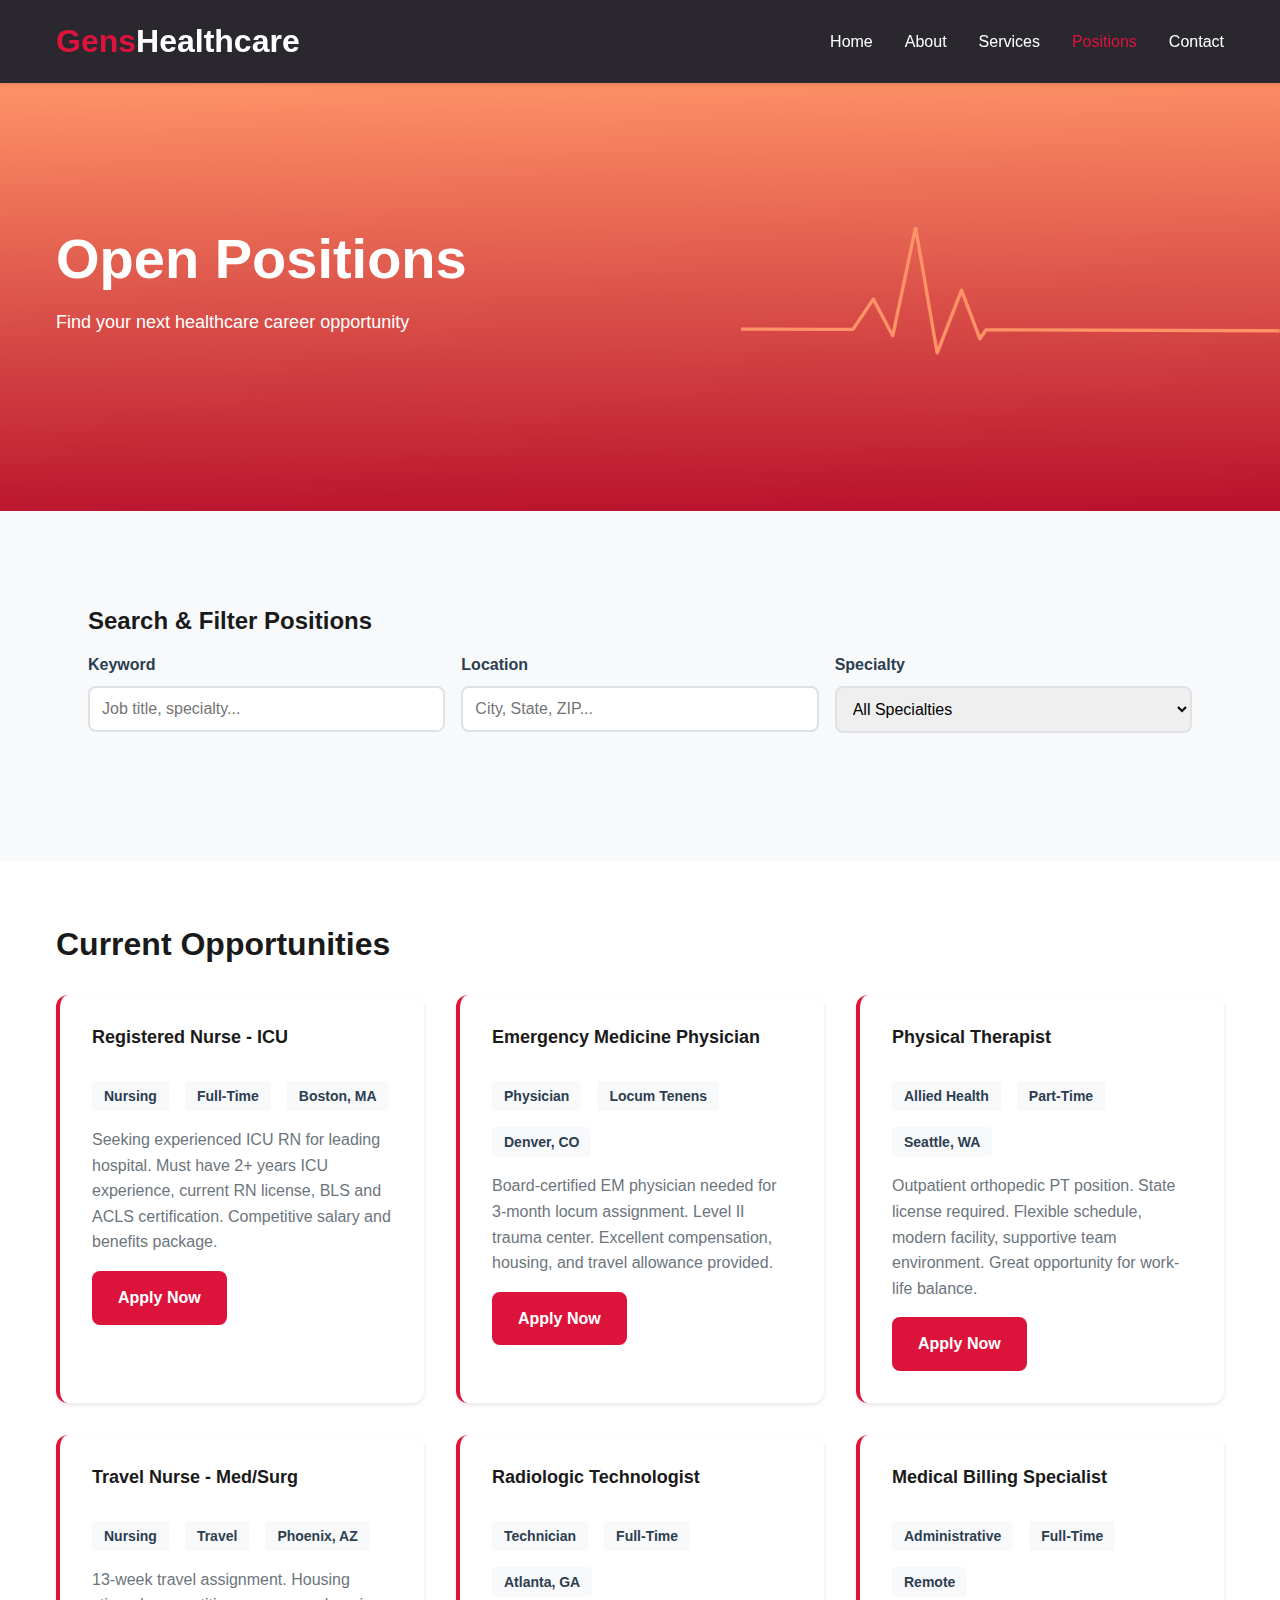
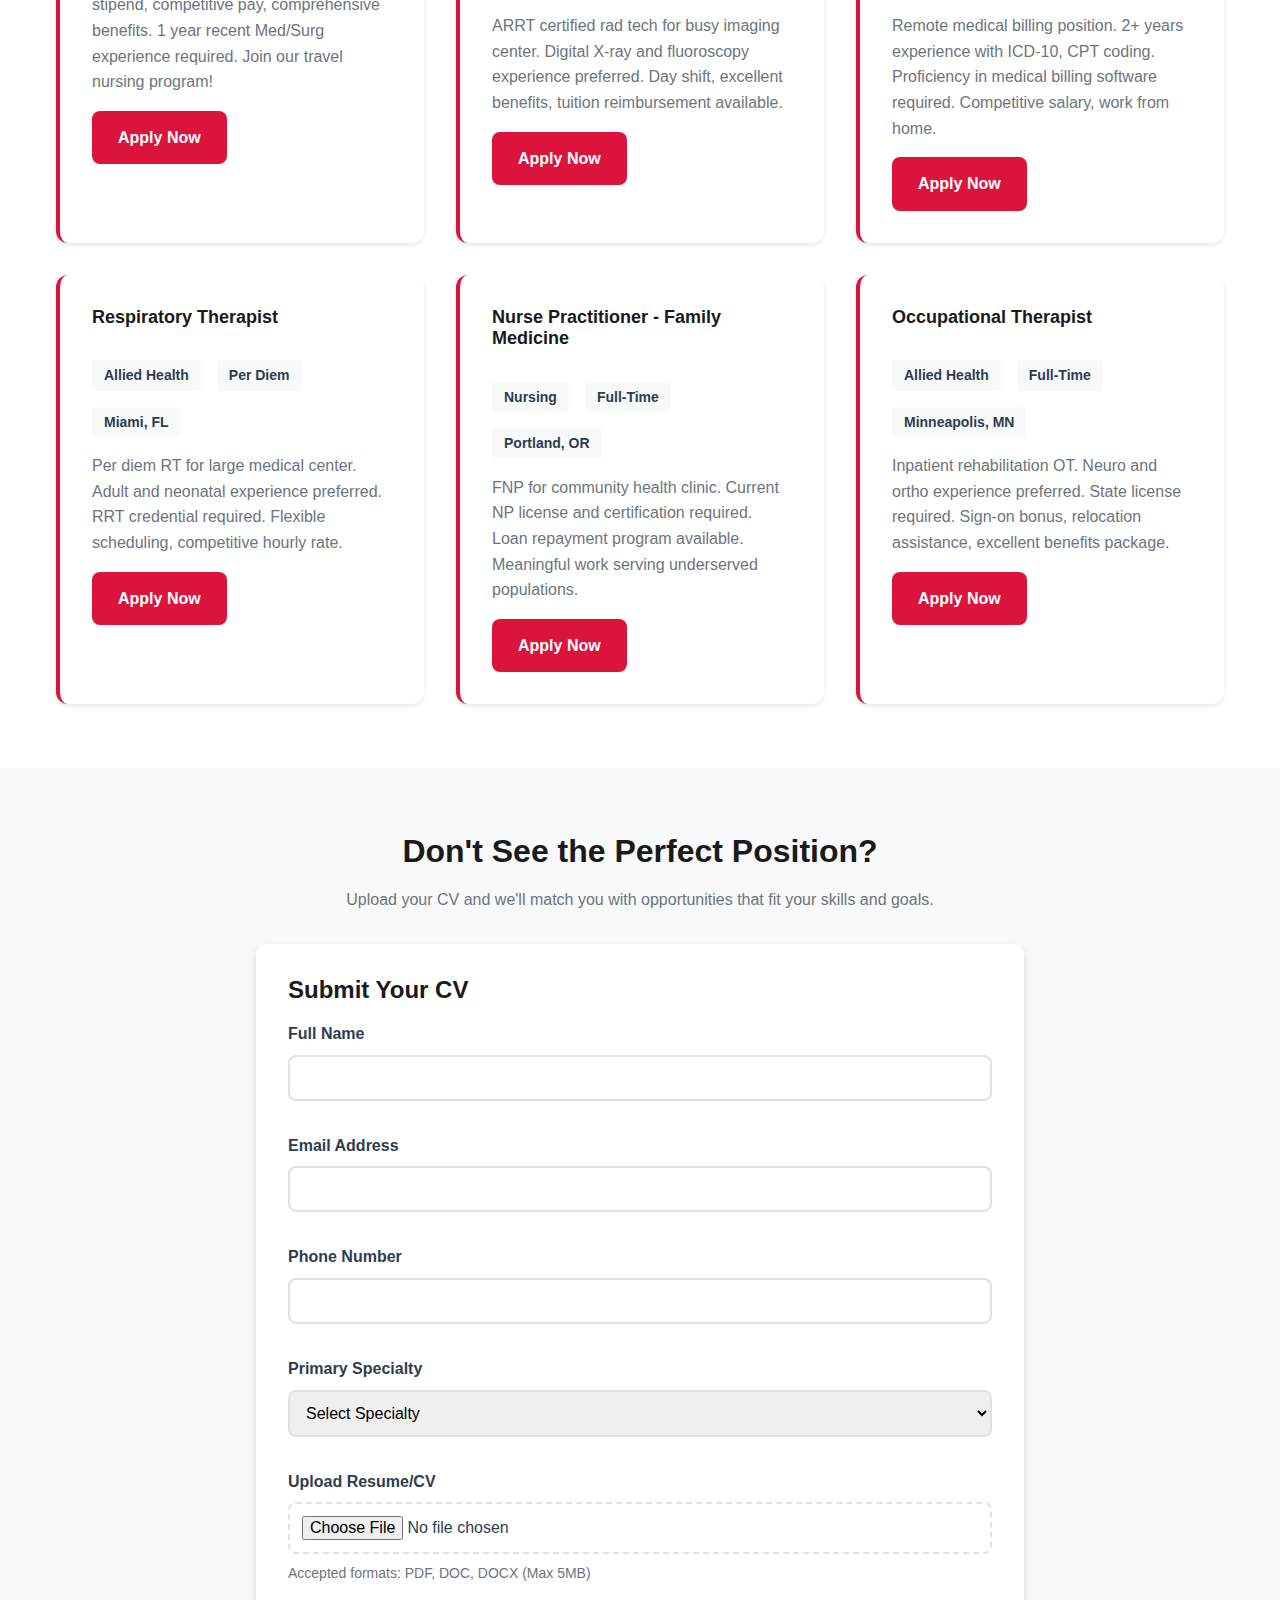
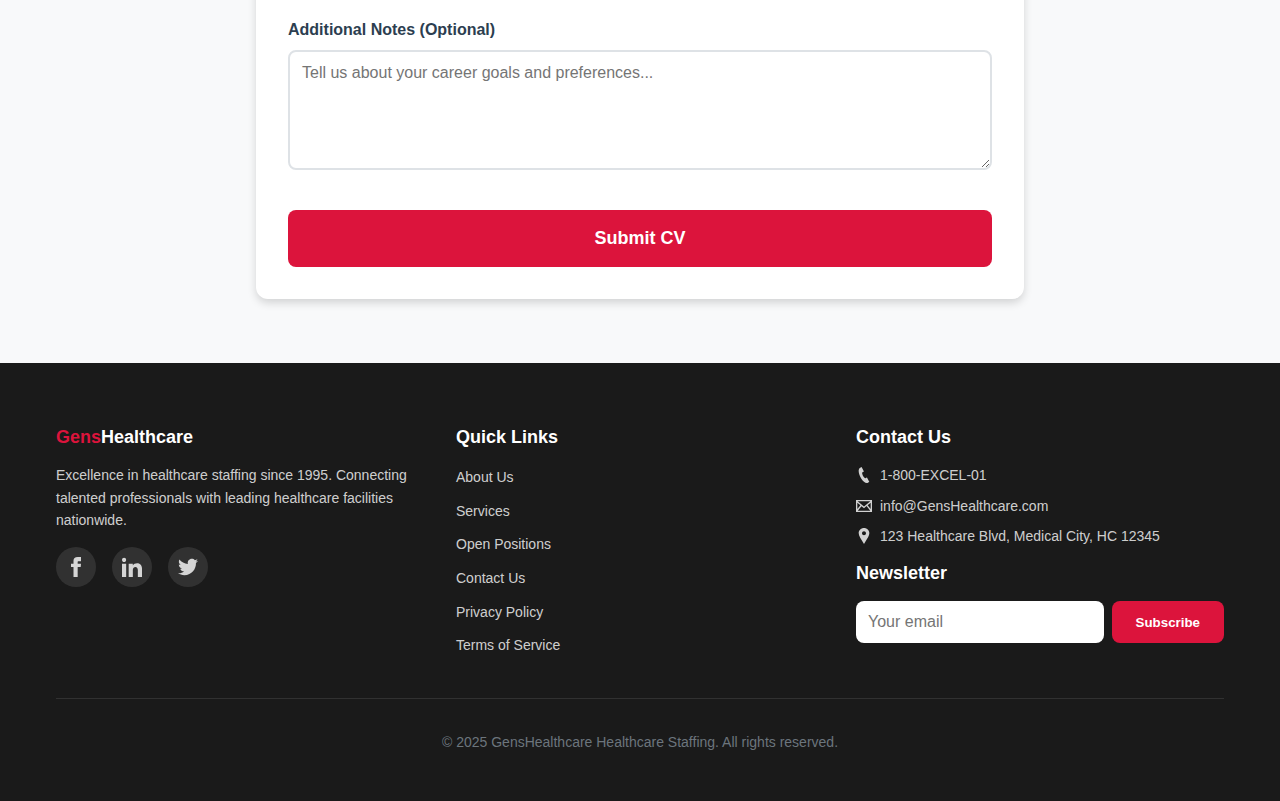
<file: positions.html>
<!DOCTYPE html>
<html lang="en">
  <head>
    <meta charset="UTF-8" />
    <meta name="viewport" content="width=device-width, initial-scale=1.0" />
    <meta
      name="description"
      content="Browse open healthcare positions at GensHealthcare. Find your next nursing, physician, allied health, or administrative role."
    />
    <title>Open Positions - GensHealthcare</title>
    <link rel="stylesheet" href="styles.css" />
  </head>
  <body>
    <!-- Header -->
    <header class="header">
      <div class="container header-container">
        <div class="logo">
          <a href="index.html"
            ><span class="logo-excel">Gens</span
            ><span class="logo-staff">Healthcare</span></a
          >
        </div>
        <nav class="nav">
          <ul class="nav-links">
            <li><a href="index.html">Home</a></li>
            <li><a href="about.html">About</a></li>
            <li><a href="services.html">Services</a></li>
            <li><a href="positions.html" class="active">Positions</a></li>
            <li><a href="contact.html">Contact</a></li>
          </ul>
          <div class="header-cta">
            <a href="contact.html#candidate-form" class="btn btn-primary"
              >I'm a Candidate</a
            >
            <a href="contact.html#employer-form" class="btn btn-secondary"
              >I'm a Business</a
            >
          </div>
        </nav>
      </div>
    </header>

    <!-- Page Header -->
    <section class="hero hero-innerbanner">
      <img
        src="attached_assets/stock_images/heart-pulse1.svg"
        alt="Healthcare team"
        width="200"
        class="hero-innerbanner-image"
      />
      <div class="container">
        <div class="hero-content">
          <div class="hero-text">
            <h1>Open Positions</h1>
            <p class="subhead">Find your next healthcare career opportunity</p>
          </div>
          <div class="hero-images">
            <!-- <img
              src="attached_assets/stock_images/nurse_healthcare_wor_5e9e12ce.jpg"
              alt="Healthcare professional"
              class="hero-image"
            /> -->
          </div>
        </div>
      </div>
    </section>

    <!-- Job Filters -->
    <section class="section section-alt">
      <div class="container">
        <div class="job-filters">
          <h3 style="margin-bottom: 1rem">Search & Filter Positions</h3>
          <form class="filter-group">
            <div class="form-group" style="margin-bottom: 0">
              <label for="search" class="form-label">Keyword</label>
              <input
                type="text"
                id="search"
                class="form-input"
                placeholder="Job title, specialty..."
                aria-label="Search by keyword"
              />
            </div>
            <div class="form-group" style="margin-bottom: 0">
              <label for="location" class="form-label">Location</label>
              <input
                type="text"
                id="location"
                class="form-input"
                placeholder="City, State, ZIP..."
                aria-label="Search by location"
              />
            </div>
            <div class="form-group" style="margin-bottom: 0">
              <label for="specialty" class="form-label">Specialty</label>
              <select
                id="specialty"
                class="form-select"
                aria-label="Filter by specialty"
              >
                <option value="">All Specialties</option>
                <option value="nursing">Nursing</option>
                <option value="physician">Physician</option>
                <option value="allied">Allied Health</option>
                <option value="tech">Technician</option>
                <option value="admin">Administrative</option>
              </select>
            </div>
          </form>
        </div>
      </div>
    </section>

    <!-- Job Listings -->
    <section class="section">
      <div class="container">
        <h2 style="margin-bottom: 2rem">Current Opportunities</h2>
        <div class="cards-grid">
          <!-- Job 1 -->
          <div class="job-card">
            <div class="job-header">
              <h3 class="job-title">Registered Nurse - ICU</h3>
            </div>
            <div class="job-meta">
              <span class="job-badge">Nursing</span>
              <span class="job-badge">Full-Time</span>
              <span class="job-badge">Boston, MA</span>
            </div>
            <p class="job-description">
              Seeking experienced ICU RN for leading hospital. Must have 2+
              years ICU experience, current RN license, BLS and ACLS
              certification. Competitive salary and benefits package.
            </p>
            <a href="contact.html#candidate-form" class="btn btn-primary"
              >Apply Now</a
            >
          </div>

          <!-- Job 2 -->
          <div class="job-card">
            <div class="job-header">
              <h3 class="job-title">Emergency Medicine Physician</h3>
            </div>
            <div class="job-meta">
              <span class="job-badge">Physician</span>
              <span class="job-badge">Locum Tenens</span>
              <span class="job-badge">Denver, CO</span>
            </div>
            <p class="job-description">
              Board-certified EM physician needed for 3-month locum assignment.
              Level II trauma center. Excellent compensation, housing, and
              travel allowance provided.
            </p>
            <a href="contact.html#candidate-form" class="btn btn-primary"
              >Apply Now</a
            >
          </div>

          <!-- Job 3 -->
          <div class="job-card">
            <div class="job-header">
              <h3 class="job-title">Physical Therapist</h3>
            </div>
            <div class="job-meta">
              <span class="job-badge">Allied Health</span>
              <span class="job-badge">Part-Time</span>
              <span class="job-badge">Seattle, WA</span>
            </div>
            <p class="job-description">
              Outpatient orthopedic PT position. State license required.
              Flexible schedule, modern facility, supportive team environment.
              Great opportunity for work-life balance.
            </p>
            <a href="contact.html#candidate-form" class="btn btn-primary"
              >Apply Now</a
            >
          </div>

          <!-- Job 4 -->
          <div class="job-card">
            <div class="job-header">
              <h3 class="job-title">Travel Nurse - Med/Surg</h3>
            </div>
            <div class="job-meta">
              <span class="job-badge">Nursing</span>
              <span class="job-badge">Travel</span>
              <span class="job-badge">Phoenix, AZ</span>
            </div>
            <p class="job-description">
              13-week travel assignment. Housing stipend, competitive pay,
              comprehensive benefits. 1 year recent Med/Surg experience
              required. Join our travel nursing program!
            </p>
            <a href="contact.html#candidate-form" class="btn btn-primary"
              >Apply Now</a
            >
          </div>

          <!-- Job 5 -->
          <div class="job-card">
            <div class="job-header">
              <h3 class="job-title">Radiologic Technologist</h3>
            </div>
            <div class="job-meta">
              <span class="job-badge">Technician</span>
              <span class="job-badge">Full-Time</span>
              <span class="job-badge">Atlanta, GA</span>
            </div>
            <p class="job-description">
              ARRT certified rad tech for busy imaging center. Digital X-ray and
              fluoroscopy experience preferred. Day shift, excellent benefits,
              tuition reimbursement available.
            </p>
            <a href="contact.html#candidate-form" class="btn btn-primary"
              >Apply Now</a
            >
          </div>

          <!-- Job 6 -->
          <div class="job-card">
            <div class="job-header">
              <h3 class="job-title">Medical Billing Specialist</h3>
            </div>
            <div class="job-meta">
              <span class="job-badge">Administrative</span>
              <span class="job-badge">Full-Time</span>
              <span class="job-badge">Remote</span>
            </div>
            <p class="job-description">
              Remote medical billing position. 2+ years experience with ICD-10,
              CPT coding. Proficiency in medical billing software required.
              Competitive salary, work from home.
            </p>
            <a href="contact.html#candidate-form" class="btn btn-primary"
              >Apply Now</a
            >
          </div>

          <!-- Job 7 -->
          <div class="job-card">
            <div class="job-header">
              <h3 class="job-title">Respiratory Therapist</h3>
            </div>
            <div class="job-meta">
              <span class="job-badge">Allied Health</span>
              <span class="job-badge">Per Diem</span>
              <span class="job-badge">Miami, FL</span>
            </div>
            <p class="job-description">
              Per diem RT for large medical center. Adult and neonatal
              experience preferred. RRT credential required. Flexible
              scheduling, competitive hourly rate.
            </p>
            <a href="contact.html#candidate-form" class="btn btn-primary"
              >Apply Now</a
            >
          </div>

          <!-- Job 8 -->
          <div class="job-card">
            <div class="job-header">
              <h3 class="job-title">Nurse Practitioner - Family Medicine</h3>
            </div>
            <div class="job-meta">
              <span class="job-badge">Nursing</span>
              <span class="job-badge">Full-Time</span>
              <span class="job-badge">Portland, OR</span>
            </div>
            <p class="job-description">
              FNP for community health clinic. Current NP license and
              certification required. Loan repayment program available.
              Meaningful work serving underserved populations.
            </p>
            <a href="contact.html#candidate-form" class="btn btn-primary"
              >Apply Now</a
            >
          </div>

          <!-- Job 9 -->
          <div class="job-card">
            <div class="job-header">
              <h3 class="job-title">Occupational Therapist</h3>
            </div>
            <div class="job-meta">
              <span class="job-badge">Allied Health</span>
              <span class="job-badge">Full-Time</span>
              <span class="job-badge">Minneapolis, MN</span>
            </div>
            <p class="job-description">
              Inpatient rehabilitation OT. Neuro and ortho experience preferred.
              State license required. Sign-on bonus, relocation assistance,
              excellent benefits package.
            </p>
            <a href="contact.html#candidate-form" class="btn btn-primary"
              >Apply Now</a
            >
          </div>
        </div>
      </div>
    </section>

    <!-- CV Upload Section -->
    <section class="section section-alt">
      <div class="container" style="max-width: 800px">
        <h2 style="text-align: center; margin-bottom: 1rem">
          Don't See the Perfect Position?
        </h2>
        <p style="text-align: center; margin-bottom: 2rem; color: #6c757d">
          Upload your CV and we'll match you with opportunities that fit your
          skills and goals.
        </p>
        <div class="contact-form-section">
          <h3 style="margin-bottom: 1rem">Submit Your CV</h3>
          <form>
            <div class="form-group">
              <label for="cv-name" class="form-label">Full Name</label>
              <input
                type="text"
                id="cv-name"
                class="form-input"
                required
                aria-label="Your full name"
              />
            </div>
            <div class="form-group">
              <label for="cv-email" class="form-label">Email Address</label>
              <input
                type="email"
                id="cv-email"
                class="form-input"
                required
                aria-label="Your email address"
              />
            </div>
            <div class="form-group">
              <label for="cv-phone" class="form-label">Phone Number</label>
              <input
                type="tel"
                id="cv-phone"
                class="form-input"
                required
                aria-label="Your phone number"
              />
            </div>
            <div class="form-group">
              <label for="cv-specialty" class="form-label"
                >Primary Specialty</label
              >
              <select
                id="cv-specialty"
                class="form-select"
                required
                aria-label="Your primary specialty"
              >
                <option value="">Select Specialty</option>
                <option value="nursing">Nursing</option>
                <option value="physician">Physician</option>
                <option value="allied">Allied Health</option>
                <option value="technician">Technician</option>
                <option value="administrative">Administrative</option>
              </select>
            </div>
            <div class="form-group">
              <label for="cv-file" class="form-label">Upload Resume/CV</label>
              <input
                type="file"
                id="cv-file"
                class="form-file"
                accept=".pdf,.doc,.docx"
                required
                aria-label="Upload your resume or CV"
              />
              <p
                style="font-size: 0.875rem; color: #6c757d; margin-top: 0.5rem"
              >
                Accepted formats: PDF, DOC, DOCX (Max 5MB)
              </p>
            </div>
            <div class="form-group">
              <label for="cv-notes" class="form-label"
                >Additional Notes (Optional)</label
              >
              <textarea
                id="cv-notes"
                class="form-textarea"
                placeholder="Tell us about your career goals and preferences..."
                aria-label="Additional notes"
              ></textarea>
            </div>
            <button
              type="submit"
              class="btn btn-primary btn-large"
              style="width: 100%"
            >
              Submit CV
            </button>
          </form>
        </div>
      </div>
    </section>

    <!-- Footer -->
    <footer class="footer">
      <div class="container">
        <div class="footer-content">
          <div class="footer-section">
            <h3>
              <span style="color: #dc143c">Gens</span
              ><span style="color: white">Healthcare</span>
            </h3>
            <p>
              Excellence in healthcare staffing since 1995. Connecting talented
              professionals with leading healthcare facilities nationwide.
            </p>
            <div class="social-icons">
              <a href="#" class="social-icon" aria-label="Facebook">
                <svg
                  xmlns="http://www.w3.org/2000/svg"
                  width="20"
                  height="20"
                  viewBox="0 0 24 24"
                  fill="currentColor"
                >
                  <path
                    d="M9 8h-3v4h3v12h5v-12h3.642l.358-4h-4v-1.667c0-.955.192-1.333 1.115-1.333h2.885v-5h-3.808c-3.596 0-5.192 1.583-5.192 4.615v3.385z"
                  />
                </svg>
              </a>
              <a href="#" class="social-icon" aria-label="LinkedIn">
                <svg
                  xmlns="http://www.w3.org/2000/svg"
                  width="20"
                  height="20"
                  viewBox="0 0 24 24"
                  fill="currentColor"
                >
                  <path
                    d="M4.98 3.5c0 1.381-1.11 2.5-2.48 2.5s-2.48-1.119-2.48-2.5c0-1.38 1.11-2.5 2.48-2.5s2.48 1.12 2.48 2.5zm.02 4.5h-5v16h5v-16zm7.982 0h-4.968v16h4.969v-8.399c0-4.67 6.029-5.052 6.029 0v8.399h4.988v-10.131c0-7.88-8.922-7.593-11.018-3.714v-2.155z"
                  />
                </svg>
              </a>
              <a href="#" class="social-icon" aria-label="Twitter">
                <svg
                  xmlns="http://www.w3.org/2000/svg"
                  width="20"
                  height="20"
                  viewBox="0 0 24 24"
                  fill="currentColor"
                >
                  <path
                    d="M24 4.557c-.883.392-1.832.656-2.828.775 1.017-.609 1.798-1.574 2.165-2.724-.951.564-2.005.974-3.127 1.195-.897-.957-2.178-1.555-3.594-1.555-3.179 0-5.515 2.966-4.797 6.045-4.091-.205-7.719-2.165-10.148-5.144-1.29 2.213-.669 5.108 1.523 6.574-.806-.026-1.566-.247-2.229-.616-.054 2.281 1.581 4.415 3.949 4.89-.693.188-1.452.232-2.224.084.626 1.956 2.444 3.379 4.6 3.419-2.07 1.623-4.678 2.348-7.29 2.04 2.179 1.397 4.768 2.212 7.548 2.212 9.142 0 14.307-7.721 13.995-14.646.962-.695 1.797-1.562 2.457-2.549z"
                  />
                </svg>
              </a>
            </div>
          </div>
          <div class="footer-section">
            <h3>Quick Links</h3>
            <ul class="footer-links">
              <li><a href="about.html">About Us</a></li>
              <li><a href="services.html">Services</a></li>
              <li><a href="positions.html">Open Positions</a></li>
              <li><a href="contact.html">Contact Us</a></li>
              <li><a href="#">Privacy Policy</a></li>
              <li><a href="#">Terms of Service</a></li>
            </ul>
          </div>
          <div class="footer-section">
            <h3>Contact Us</h3>
            <div class="footer-contact">
              <p>
                <svg
                  xmlns="http://www.w3.org/2000/svg"
                  width="16"
                  height="16"
                  viewBox="0 0 24 24"
                  fill="currentColor"
                >
                  <path
                    d="M20 22.621l-3.521-6.795c-.008.004-1.974.97-2.064 1.011-2.24 1.086-6.799-7.82-4.609-8.994l2.083-1.026-3.493-6.817-2.106 1.039c-7.202 3.755 4.233 25.982 11.6 22.615.121-.055 2.102-1.029 2.11-1.033z"
                  />
                </svg>
                1-800-EXCEL-01
              </p>
              <p>
                <svg
                  xmlns="http://www.w3.org/2000/svg"
                  width="16"
                  height="16"
                  viewBox="0 0 24 24"
                  fill="currentColor"
                >
                  <path
                    d="M0 3v18h24v-18h-24zm6.623 7.929l-4.623 5.712v-9.458l4.623 3.746zm-4.141-5.929h19.035l-9.517 7.713-9.518-7.713zm5.694 7.188l3.824 3.099 3.83-3.104 5.612 6.817h-18.779l5.513-6.812zm9.208-1.264l4.616-3.741v9.348l-4.616-5.607z"
                  />
                </svg>
                info@GensHealthcare.com
              </p>
              <p>
                <svg
                  xmlns="http://www.w3.org/2000/svg"
                  width="16"
                  height="16"
                  viewBox="0 0 24 24"
                  fill="currentColor"
                >
                  <path
                    d="M12 0c-4.198 0-8 3.403-8 7.602 0 4.198 3.469 9.21 8 16.398 4.531-7.188 8-12.2 8-16.398 0-4.199-3.801-7.602-8-7.602zm0 11c-1.657 0-3-1.343-3-3s1.343-3 3-3 3 1.343 3 3-1.343 3-3 3z"
                  />
                </svg>
                123 Healthcare Blvd, Medical City, HC 12345
              </p>
            </div>
            <h3 style="margin-top: 1rem">Newsletter</h3>
            <form class="newsletter-form">
              <input
                type="email"
                placeholder="Your email"
                aria-label="Email for newsletter"
                required
              />
              <button type="submit">Subscribe</button>
            </form>
          </div>
        </div>
        <div class="footer-bottom">
          <p>
            &copy; 2025 GensHealthcare Healthcare Staffing. All rights reserved.
          </p>
        </div>
      </div>
    </footer>
  </body>
</html>
</file>
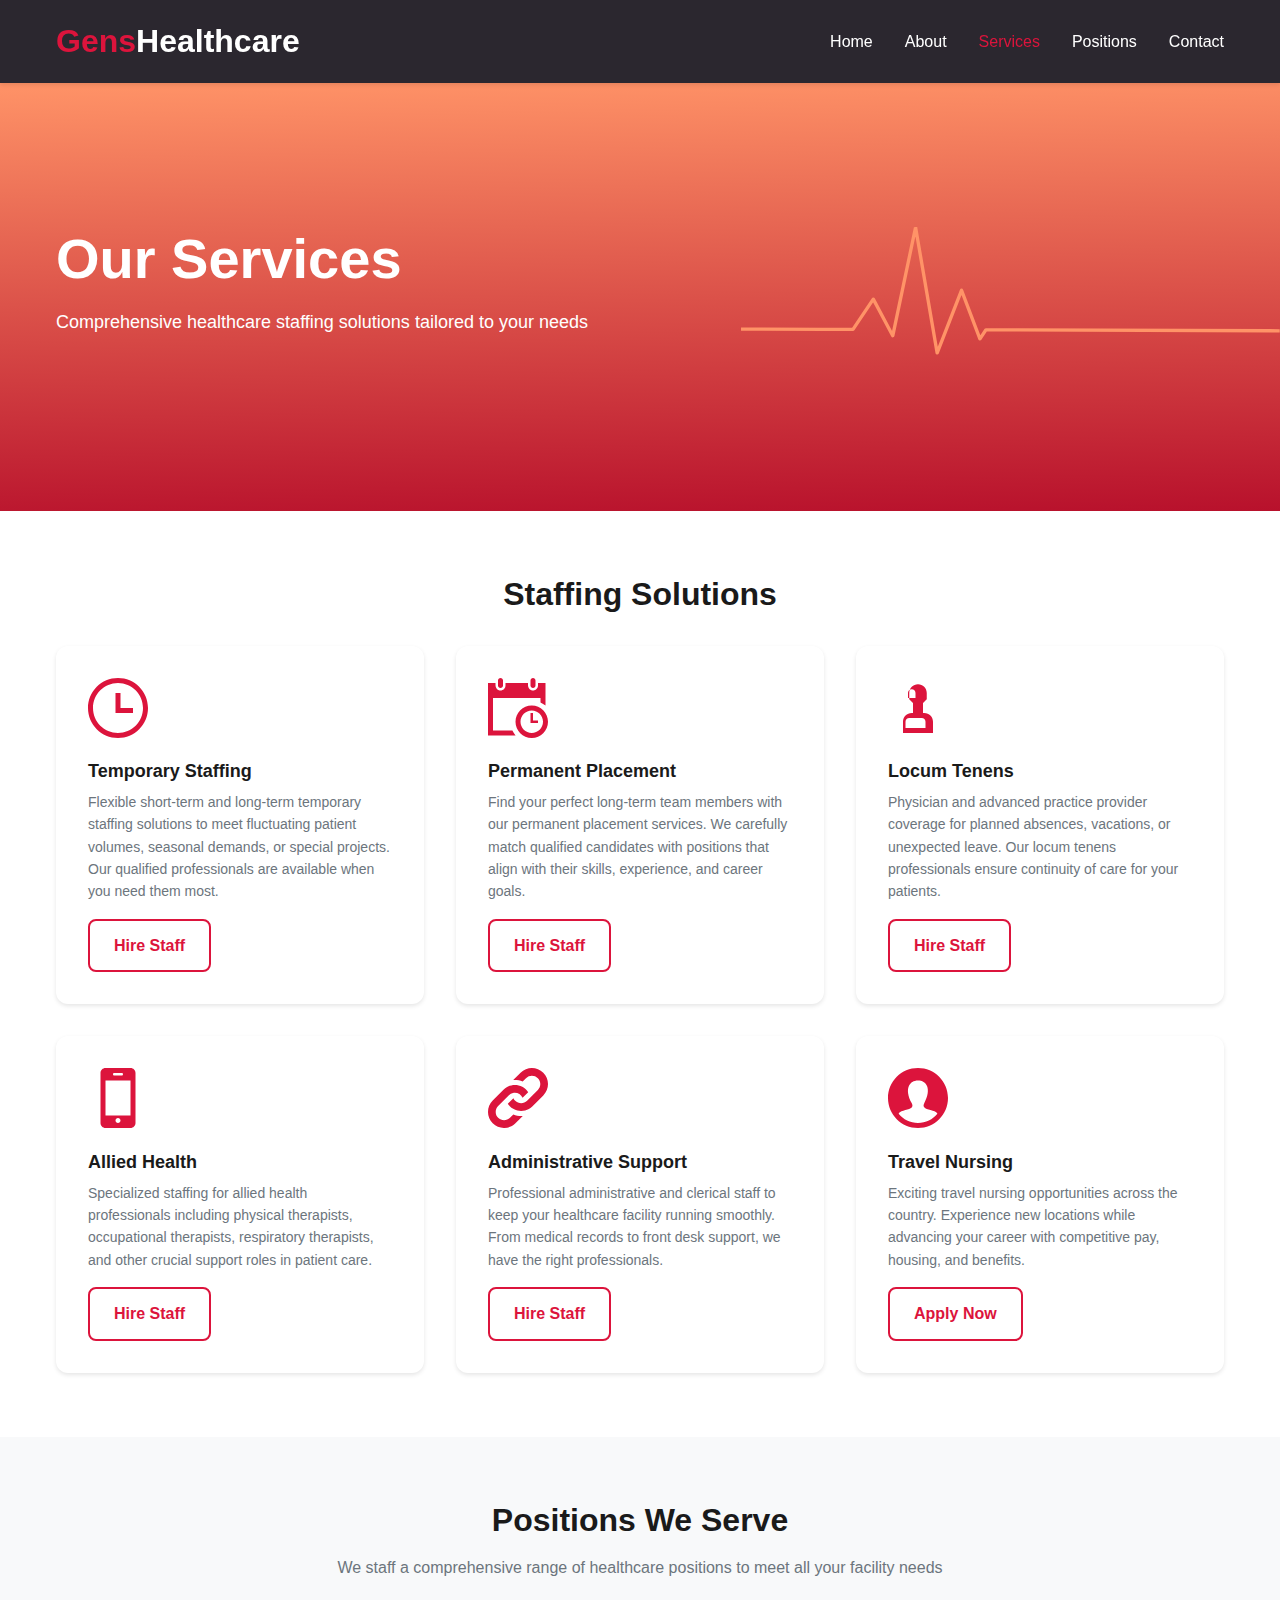
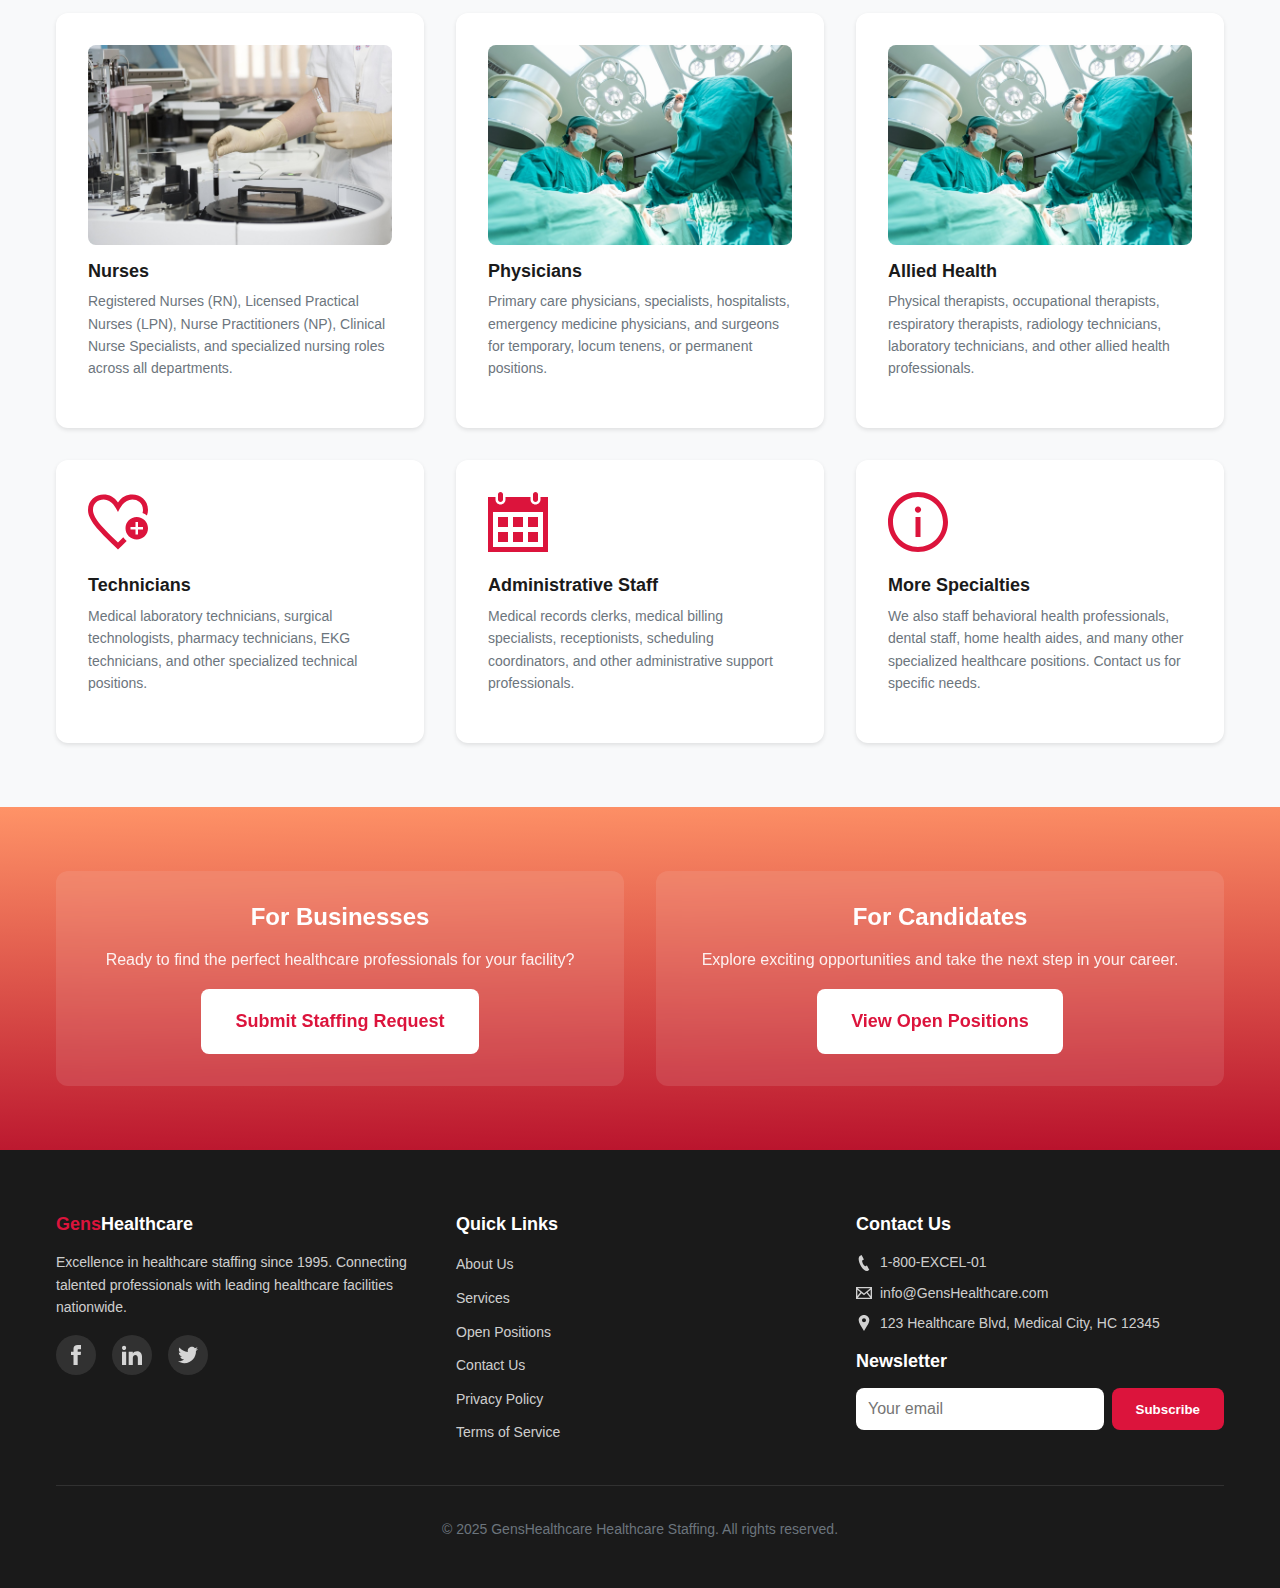
<file: services.html>
<!DOCTYPE html>
<html lang="en">
  <head>
    <meta charset="UTF-8" />
    <meta name="viewport" content="width=device-width, initial-scale=1.0" />
    <meta
      name="description"
      content="GensHealthcare healthcare staffing services including temporary staffing, permanent placement, locum tenens, and more."
    />
    <title>Services - GensHealthcare</title>
    <link rel="stylesheet" href="styles.css" />
  </head>
  <body>
    <!-- Header -->
    <header class="header">
      <div class="container header-container">
        <div class="logo">
          <a href="index.html"
            ><span class="logo-excel">Gens</span
            ><span class="logo-staff">Healthcare</span></a
          >
        </div>
        <nav class="nav">
          <ul class="nav-links">
            <li><a href="index.html">Home</a></li>
            <li><a href="about.html">About</a></li>
            <li><a href="services.html" class="active">Services</a></li>
            <li><a href="positions.html">Positions</a></li>
            <li><a href="contact.html">Contact</a></li>
          </ul>
          <div class="header-cta">
            <a href="contact.html#candidate-form" class="btn btn-primary"
              >I'm a Candidate</a
            >
            <a href="contact.html#employer-form" class="btn btn-secondary"
              >I'm a Business</a
            >
          </div>
        </nav>
      </div>
    </header>

    <!-- Page Header -->
    <section class="hero hero-innerbanner">
      <img
        src="attached_assets/stock_images/heart-pulse1.svg"
        alt="Healthcare team"
        width="200"
        class="hero-innerbanner-image"
      />
      <div class="container">
        <div class="hero-content">
          <div class="hero-text">
            <h1>Our Services</h1>
            <p class="subhead">
              Comprehensive healthcare staffing solutions tailored to your needs
            </p>
          </div>
          <div class="hero-images">
            <!-- <img
              src="attached_assets/stock_images/diverse_healthcare_p_0b7b53bb.jpg"
              alt="Healthcare professionals"
              class="hero-image"
            /> -->
          </div>
        </div>
      </div>
    </section>

    <!-- Services Grid -->
    <section class="section">
      <div class="container">
        <h2 style="text-align: center; margin-bottom: 2rem">
          Staffing Solutions
        </h2>
        <div class="cards-grid">
          <div class="card">
            <svg
              class="service-icon"
              xmlns="http://www.w3.org/2000/svg"
              viewBox="0 0 24 24"
            >
              <path
                d="M12 2c5.514 0 10 4.486 10 10s-4.486 10-10 10-10-4.486-10-10 4.486-10 10-10zm0-2c-6.627 0-12 5.373-12 12s5.373 12 12 12 12-5.373 12-12-5.373-12-12-12zm1 12v-6h-2v8h7v-2h-5z"
              />
            </svg>
            <h3>Temporary Staffing</h3>
            <p>
              Flexible short-term and long-term temporary staffing solutions to
              meet fluctuating patient volumes, seasonal demands, or special
              projects. Our qualified professionals are available when you need
              them most.
            </p>
            <a href="contact.html#employer-form" class="btn btn-outline"
              >Hire Staff</a
            >
          </div>
          <div class="card">
            <svg
              class="service-icon"
              xmlns="http://www.w3.org/2000/svg"
              viewBox="0 0 24 24"
            >
              <path
                d="M17 3v-2c0-.552.447-1 1-1s1 .448 1 1v2c0 .552-.447 1-1 1s-1-.448-1-1zm-12 1c.553 0 1-.448 1-1v-2c0-.552-.447-1-1-1-.553 0-1 .448-1 1v2c0 .552.447 1 1 1zm13 13v-3h-1v4h3v-1h-2zm-5 .5c0 2.481 2.019 4.5 4.5 4.5s4.5-2.019 4.5-4.5-2.019-4.5-4.5-4.5-4.5 2.019-4.5 4.5zm11 0c0 3.59-2.91 6.5-6.5 6.5s-6.5-2.91-6.5-6.5 2.91-6.5 6.5-6.5 6.5 2.91 6.5 6.5zm-14.237 3.5h-7.763v-13h19v1.763c.727.33 1.399.757 2 1.268v-9.031h-3v1c0 1.316-1.278 2.339-2.658 1.894-.831-.268-1.342-1.111-1.342-1.984v-.91h-9v1c0 1.316-1.278 2.339-2.658 1.894-.831-.268-1.342-1.111-1.342-1.984v-.91h-3v21h11.031c-.511-.601-.938-1.273-1.268-2z"
              />
            </svg>
            <h3>Permanent Placement</h3>
            <p>
              Find your perfect long-term team members with our permanent
              placement services. We carefully match qualified candidates with
              positions that align with their skills, experience, and career
              goals.
            </p>
            <a href="contact.html#employer-form" class="btn btn-outline"
              >Hire Staff</a
            >
          </div>
          <div class="card">
            <svg
              class="service-icon"
              xmlns="http://www.w3.org/2000/svg"
              viewBox="0 0 24 24"
            >
              <path
                d="M14.5 14h-.5v-4l1.5-1.5v-2.5c0-1.93-1.57-3.5-3.5-3.5s-3.5 1.57-3.5 3.5v2.5l1.5 1.5v4h-.5c-1.93 0-3.5 1.57-3.5 3.5v4.5h12v-4.5c0-1.93-1.57-3.5-3.5-3.5zm-6.5-8c0-.83.67-1.5 1.5-1.5s1.5.67 1.5 1.5v2h-3v-2zm7 14h-8v-2.5c0-.83.67-1.5 1.5-1.5h5c.83 0 1.5.67 1.5 1.5v2.5z"
              />
            </svg>
            <h3>Locum Tenens</h3>
            <p>
              Physician and advanced practice provider coverage for planned
              absences, vacations, or unexpected leave. Our locum tenens
              professionals ensure continuity of care for your patients.
            </p>
            <a href="contact.html#employer-form" class="btn btn-outline"
              >Hire Staff</a
            >
          </div>
          <div class="card">
            <svg
              class="service-icon"
              xmlns="http://www.w3.org/2000/svg"
              viewBox="0 0 24 24"
            >
              <path
                d="M19 2c0-1.104-.896-2-2-2h-10c-1.104 0-2 .896-2 2v20c0 1.104.896 2 2 2h10c1.104 0 2-.896 2-2v-20zm-8.5 0h3c.276 0 .5.224.5.5s-.224.5-.5.5h-3c-.276 0-.5-.224-.5-.5s.224-.5.5-.5zm1.5 20c-.553 0-1-.448-1-1s.447-1 1-1c.552 0 .999.448.999 1s-.447 1-.999 1zm5-3h-10v-14.024h10v14.024z"
              />
            </svg>
            <h3>Allied Health</h3>
            <p>
              Specialized staffing for allied health professionals including
              physical therapists, occupational therapists, respiratory
              therapists, and other crucial support roles in patient care.
            </p>
            <a href="contact.html#employer-form" class="btn btn-outline"
              >Hire Staff</a
            >
          </div>
          <div class="card">
            <svg
              class="service-icon"
              xmlns="http://www.w3.org/2000/svg"
              viewBox="0 0 24 24"
            >
              <path
                d="M6.188 8.719c.439-.439.926-.801 1.444-1.087 2.887-1.591 6.589-.745 8.445 2.069l-2.246 2.245c-.644-1.469-2.243-2.305-3.834-1.949-.599.134-1.168.433-1.633.898l-4.304 4.306c-1.307 1.307-1.307 3.433 0 4.74 1.307 1.307 3.433 1.307 4.74 0l1.327-1.327c1.207.479 2.501.67 3.779.575l-2.929 2.929c-2.511 2.511-6.582 2.511-9.093 0s-2.511-6.582 0-9.093l4.304-4.306zm6.836-6.836l-2.929 2.929c1.277-.096 2.572.096 3.779.574l1.326-1.326c1.307-1.307 3.433-1.307 4.74 0 1.307 1.307 1.307 3.433 0 4.74l-4.305 4.305c-1.311 1.311-3.44 1.3-4.74 0-.303-.303-.564-.68-.727-1.051l-2.246 2.245c.236.358.481.667.796.982.812.812 1.846 1.417 3.036 1.704 1.542.371 3.194.166 4.613-.617.518-.286 1.005-.648 1.444-1.087l4.304-4.305c2.512-2.511 2.512-6.582.001-9.093-2.511-2.51-6.581-2.51-9.092 0z"
              />
            </svg>
            <h3>Administrative Support</h3>
            <p>
              Professional administrative and clerical staff to keep your
              healthcare facility running smoothly. From medical records to
              front desk support, we have the right professionals.
            </p>
            <a href="contact.html#employer-form" class="btn btn-outline"
              >Hire Staff</a
            >
          </div>
          <div class="card">
            <svg
              class="service-icon"
              xmlns="http://www.w3.org/2000/svg"
              viewBox="0 0 24 24"
            >
              <path
                d="M12 0c-6.627 0-12 5.373-12 12s5.373 12 12 12 12-5.373 12-12-5.373-12-12-12zm0 22c-3.123 0-5.914-1.441-7.749-3.69.259-.588.783-.995 1.867-1.246 2.244-.518 4.459-.981 3.393-2.945-3.155-5.82-.899-9.119 2.489-9.119 3.322 0 5.634 3.177 2.489 9.119-1.035 1.952 1.1 2.416 3.393 2.945 1.082.25 1.61.655 1.871 1.241-1.836 2.253-4.628 3.695-7.753 3.695z"
              />
            </svg>
            <h3>Travel Nursing</h3>
            <p>
              Exciting travel nursing opportunities across the country.
              Experience new locations while advancing your career with
              competitive pay, housing, and benefits.
            </p>
            <a href="contact.html#candidate-form" class="btn btn-outline"
              >Apply Now</a
            >
          </div>
        </div>
      </div>
    </section>

    <!-- Positions We Serve -->
    <section class="section section-alt">
      <div class="container">
        <h2 style="text-align: center; margin-bottom: 1rem">
          Positions We Serve
        </h2>
        <p style="text-align: center; margin-bottom: 2rem; color: #6c757d">
          We staff a comprehensive range of healthcare positions to meet all
          your facility needs
        </p>
        <div class="cards-grid">
          <div class="card">
            <img
              src="attached_assets/stock_images/nurse_healthcare_wor_0f5e3e33.jpg"
              alt="Nursing professionals"
              class="card-image"
            />
            <h3>Nurses</h3>
            <p>
              Registered Nurses (RN), Licensed Practical Nurses (LPN), Nurse
              Practitioners (NP), Clinical Nurse Specialists, and specialized
              nursing roles across all departments.
            </p>
          </div>
          <div class="card">
            <img
              src="attached_assets/stock_images/diverse_healthcare_p_70fc8a7a.jpg"
              alt="Physicians"
              class="card-image"
            />
            <h3>Physicians</h3>
            <p>
              Primary care physicians, specialists, hospitalists, emergency
              medicine physicians, and surgeons for temporary, locum tenens, or
              permanent positions.
            </p>
          </div>
          <div class="card">
            <img
              src="attached_assets/stock_images/healthcare_medical_t_4fd669b8.jpg"
              alt="Allied health professionals"
              class="card-image"
            />
            <h3>Allied Health</h3>
            <p>
              Physical therapists, occupational therapists, respiratory
              therapists, radiology technicians, laboratory technicians, and
              other allied health professionals.
            </p>
          </div>
          <div class="card">
            <svg
              class="card-icon"
              xmlns="http://www.w3.org/2000/svg"
              viewBox="0 0 24 24"
              fill="#dc143c"
            >
              <path
                d="M19.5 10c-2.483 0-4.5 2.015-4.5 4.5s2.017 4.5 4.5 4.5 4.5-2.015 4.5-4.5-2.017-4.5-4.5-4.5zm2.5 5h-2v2h-1v-2h-2v-1h2v-2h1v2h2v1zm-6.527 4.593c-1.108 1.086-2.275 2.219-3.473 3.407-6.43-6.381-12-11.147-12-15.808 0-4.005 3.098-6.192 6.281-6.192 2.197 0 4.434 1.042 5.719 3.248 1.279-2.195 3.521-3.238 5.726-3.238 3.177 0 6.274 2.171 6.274 6.182 0 .746-.156 1.496-.423 2.253-.527-.427-1.124-.768-1.769-1.014.122-.425.192-.839.192-1.239 0-2.873-2.216-4.182-4.274-4.182-3.257 0-4.976 3.475-5.726 5.021-.747-1.54-2.484-5.03-5.72-5.031-2.315-.001-4.28 1.516-4.28 4.192 0 3.442 4.742 7.85 10 13l2.109-2.064c.376.557.839 1.048 1.364 1.465z"
              />
            </svg>
            <h3>Technicians</h3>
            <p>
              Medical laboratory technicians, surgical technologists, pharmacy
              technicians, EKG technicians, and other specialized technical
              positions.
            </p>
          </div>
          <div class="card">
            <svg
              class="card-icon"
              xmlns="http://www.w3.org/2000/svg"
              viewBox="0 0 24 24"
              fill="#dc143c"
            >
              <path
                d="M20 20h-4v-4h4v4zm-6-10h-4v4h4v-4zm6 0h-4v4h4v-4zm-12 6h-4v4h4v-4zm6 0h-4v4h4v-4zm-6-6h-4v4h4v-4zm16-8v22h-24v-22h3v1c0 1.103.897 2 2 2s2-.897 2-2v-1h10v1c0 1.103.897 2 2 2s2-.897 2-2v-1h3zm-2 6h-20v14h20v-14zm-2-7c0-.552-.447-1-1-1s-1 .448-1 1v2c0 .552.447 1 1 1s1-.448 1-1v-2zm-14 2c0 .552-.447 1-1 1s-1-.448-1-1v-2c0-.552.447-1 1-1s1 .448 1 1v2z"
              />
            </svg>
            <h3>Administrative Staff</h3>
            <p>
              Medical records clerks, medical billing specialists,
              receptionists, scheduling coordinators, and other administrative
              support professionals.
            </p>
          </div>
          <div class="card">
            <svg
              class="card-icon"
              xmlns="http://www.w3.org/2000/svg"
              viewBox="0 0 24 24"
              fill="#dc143c"
            >
              <path
                d="M12 2c5.514 0 10 4.486 10 10s-4.486 10-10 10-10-4.486-10-10 4.486-10 10-10zm0-2c-6.627 0-12 5.373-12 12s5.373 12 12 12 12-5.373 12-12-5.373-12-12-12zm1 18h-2v-8h2v8zm-1-12.25c.69 0 1.25.56 1.25 1.25s-.56 1.25-1.25 1.25-1.25-.56-1.25-1.25.56-1.25 1.25-1.25z"
              />
            </svg>
            <h3>More Specialties</h3>
            <p>
              We also staff behavioral health professionals, dental staff, home
              health aides, and many other specialized healthcare positions.
              Contact us for specific needs.
            </p>
          </div>
        </div>
      </div>
    </section>

    <!-- Call-to-Action Strip -->
    <section class="cta-strip">
      <div class="container">
        <div class="cta-strip-content">
          <div class="cta-block">
            <h3>For Businesses</h3>
            <p>
              Ready to find the perfect healthcare professionals for your
              facility?
            </p>
            <a href="contact.html#employer-form" class="btn btn-large"
              >Submit Staffing Request</a
            >
          </div>
          <div class="cta-block">
            <h3>For Candidates</h3>
            <p>
              Explore exciting opportunities and take the next step in your
              career.
            </p>
            <a href="positions.html" class="btn btn-large"
              >View Open Positions</a
            >
          </div>
        </div>
      </div>
    </section>

    <!-- Footer -->
    <footer class="footer">
      <div class="container">
        <div class="footer-content">
          <div class="footer-section">
            <h3>
              <span style="color: #dc143c">Gens</span
              ><span style="color: white">Healthcare</span>
            </h3>
            <p>
              Excellence in healthcare staffing since 1995. Connecting talented
              professionals with leading healthcare facilities nationwide.
            </p>
            <div class="social-icons">
              <a href="#" class="social-icon" aria-label="Facebook">
                <svg
                  xmlns="http://www.w3.org/2000/svg"
                  width="20"
                  height="20"
                  viewBox="0 0 24 24"
                  fill="currentColor"
                >
                  <path
                    d="M9 8h-3v4h3v12h5v-12h3.642l.358-4h-4v-1.667c0-.955.192-1.333 1.115-1.333h2.885v-5h-3.808c-3.596 0-5.192 1.583-5.192 4.615v3.385z"
                  />
                </svg>
              </a>
              <a href="#" class="social-icon" aria-label="LinkedIn">
                <svg
                  xmlns="http://www.w3.org/2000/svg"
                  width="20"
                  height="20"
                  viewBox="0 0 24 24"
                  fill="currentColor"
                >
                  <path
                    d="M4.98 3.5c0 1.381-1.11 2.5-2.48 2.5s-2.48-1.119-2.48-2.5c0-1.38 1.11-2.5 2.48-2.5s2.48 1.12 2.48 2.5zm.02 4.5h-5v16h5v-16zm7.982 0h-4.968v16h4.969v-8.399c0-4.67 6.029-5.052 6.029 0v8.399h4.988v-10.131c0-7.88-8.922-7.593-11.018-3.714v-2.155z"
                  />
                </svg>
              </a>
              <a href="#" class="social-icon" aria-label="Twitter">
                <svg
                  xmlns="http://www.w3.org/2000/svg"
                  width="20"
                  height="20"
                  viewBox="0 0 24 24"
                  fill="currentColor"
                >
                  <path
                    d="M24 4.557c-.883.392-1.832.656-2.828.775 1.017-.609 1.798-1.574 2.165-2.724-.951.564-2.005.974-3.127 1.195-.897-.957-2.178-1.555-3.594-1.555-3.179 0-5.515 2.966-4.797 6.045-4.091-.205-7.719-2.165-10.148-5.144-1.29 2.213-.669 5.108 1.523 6.574-.806-.026-1.566-.247-2.229-.616-.054 2.281 1.581 4.415 3.949 4.89-.693.188-1.452.232-2.224.084.626 1.956 2.444 3.379 4.6 3.419-2.07 1.623-4.678 2.348-7.29 2.04 2.179 1.397 4.768 2.212 7.548 2.212 9.142 0 14.307-7.721 13.995-14.646.962-.695 1.797-1.562 2.457-2.549z"
                  />
                </svg>
              </a>
            </div>
          </div>
          <div class="footer-section">
            <h3>Quick Links</h3>
            <ul class="footer-links">
              <li><a href="about.html">About Us</a></li>
              <li><a href="services.html">Services</a></li>
              <li><a href="positions.html">Open Positions</a></li>
              <li><a href="contact.html">Contact Us</a></li>
              <li><a href="#">Privacy Policy</a></li>
              <li><a href="#">Terms of Service</a></li>
            </ul>
          </div>
          <div class="footer-section">
            <h3>Contact Us</h3>
            <div class="footer-contact">
              <p>
                <svg
                  xmlns="http://www.w3.org/2000/svg"
                  width="16"
                  height="16"
                  viewBox="0 0 24 24"
                  fill="currentColor"
                >
                  <path
                    d="M20 22.621l-3.521-6.795c-.008.004-1.974.97-2.064 1.011-2.24 1.086-6.799-7.82-4.609-8.994l2.083-1.026-3.493-6.817-2.106 1.039c-7.202 3.755 4.233 25.982 11.6 22.615.121-.055 2.102-1.029 2.11-1.033z"
                  />
                </svg>
                1-800-EXCEL-01
              </p>
              <p>
                <svg
                  xmlns="http://www.w3.org/2000/svg"
                  width="16"
                  height="16"
                  viewBox="0 0 24 24"
                  fill="currentColor"
                >
                  <path
                    d="M0 3v18h24v-18h-24zm6.623 7.929l-4.623 5.712v-9.458l4.623 3.746zm-4.141-5.929h19.035l-9.517 7.713-9.518-7.713zm5.694 7.188l3.824 3.099 3.83-3.104 5.612 6.817h-18.779l5.513-6.812zm9.208-1.264l4.616-3.741v9.348l-4.616-5.607z"
                  />
                </svg>
                info@GensHealthcare.com
              </p>
              <p>
                <svg
                  xmlns="http://www.w3.org/2000/svg"
                  width="16"
                  height="16"
                  viewBox="0 0 24 24"
                  fill="currentColor"
                >
                  <path
                    d="M12 0c-4.198 0-8 3.403-8 7.602 0 4.198 3.469 9.21 8 16.398 4.531-7.188 8-12.2 8-16.398 0-4.199-3.801-7.602-8-7.602zm0 11c-1.657 0-3-1.343-3-3s1.343-3 3-3 3 1.343 3 3-1.343 3-3 3z"
                  />
                </svg>
                123 Healthcare Blvd, Medical City, HC 12345
              </p>
            </div>
            <h3 style="margin-top: 1rem">Newsletter</h3>
            <form class="newsletter-form">
              <input
                type="email"
                placeholder="Your email"
                aria-label="Email for newsletter"
                required
              />
              <button type="submit">Subscribe</button>
            </form>
          </div>
        </div>
        <div class="footer-bottom">
          <p>
            &copy; 2025 GensHealthcare Healthcare Staffing. All rights reserved.
          </p>
        </div>
      </div>
    </footer>
  </body>
</html>
</file>
<file: styles.css>
/*
 * ExcelStaff Healthcare Staffing - Stylesheet
 * 
 * HOW TO CUSTOMIZE COLORS:
 * Change the values in the :root section below:
 * --color-primary-red: Main brand red color (Excel)
 * --color-primary-black: Main brand black color (Staff)
 * --color-bg-light: Light background color
 * --color-text-dark: Main text color
 * --color-accent: Accent color for hover states
 * 
 * HOW TO CHANGE IMAGES:
 * Replace image paths in the HTML files with your own images
 * Recommended sizes noted in HTML comments
 */

/* ==================== CSS Variables ==================== */
:root {
  /* Brand Colors */
  --color-primary-red: #dc143c;
  /* --color-primary-red: #F6584E; */
  --color-primary-black: #1a1a1a;
  --color-bg-light: #ffffff;
  --color-bg-section: #f8f9fa;
  --color-text-dark: #2c3e50;
  --color-text-light: #6c757d;
  --color-accent: #b8112c;
  --color-border: #dee2e6;
  --color-secoandary: #2b272f;

  /* Spacing */
  --spacing-xs: 0.5rem;
  --spacing-sm: 1rem;
  --spacing-md: 2rem;
  --spacing-lg: 3rem;
  --spacing-xl: 4rem;

  /* Typography */
  --font-primary: -apple-system, BlinkMacSystemFont, 'Segoe UI', Roboto, 'Helvetica Neue', Arial, sans-serif;
  --font-size-base: 16px;
  --font-size-sm: 0.875rem;
  --font-size-md: 1rem;
  --font-size-lg: 1.125rem;
  --font-size-xl: 1.5rem;
  --font-size-2xl: 2rem;
  --font-size-3xl: 2.5rem;
  --line-height-base: 1.6;
  --line-height-heading: 1.2;

  /* Shadows */
  --shadow-sm: 0 2px 4px rgba(0, 0, 0, 0.1);
  --shadow-md: 0 4px 8px rgba(0, 0, 0, 0.15);
  --shadow-lg: 0 8px 16px rgba(0, 0, 0, 0.2);

  /* Border Radius */
  --radius-sm: 4px;
  --radius-md: 8px;
  --radius-lg: 12px;

  /* Transitions */
  --transition-fast: 0.2s ease;
  --transition-normal: 0.3s ease;
}

/* ==================== Reset & Base Styles ==================== */
* {
  margin: 0;
  padding: 0;
  box-sizing: border-box;
}

html {
  font-size: var(--font-size-base);
  scroll-behavior: smooth;
}

body {
  font-family: var(--font-primary);
  font-size: var(--font-size-md);
  line-height: var(--line-height-base);
  color: var(--color-text-dark);
  background-color: var(--color-bg-light);
}

img {
  max-width: 100%;
  height: auto;
  display: block;
}

a {
  color: inherit;
  text-decoration: none;
  transition: color var(--transition-fast);
}

button {
  font-family: inherit;
  cursor: pointer;
  border: none;
  transition: all var(--transition-normal);
}

input,
textarea,
select {
  font-family: inherit;
  font-size: inherit;
}

/* ==================== Typography ==================== */
h1,
h2,
h3,
h4,
h5,
h6 {
  line-height: var(--line-height-heading);
  font-weight: 700;
  margin-bottom: var(--spacing-sm);
  color: var(--color-primary-black);
}

h1 {
  font-size: var(--font-size-3xl);
}

h2 {
  font-size: var(--font-size-2xl);
}

h3 {
  font-size: var(--font-size-xl);
}

p {
  margin-bottom: var(--spacing-sm);
  color: var(--color-text-light);
}

.text-center {
  text-align: center;
}

.red-text {
  color: var(--color-primary-red);
}

.mb-lg {
  margin-bottom: var(--spacing-lg);
}

/* ==================== Container & Layout ==================== */
.container {
  width: 100%;
  max-width: 1200px;
  margin: 0 auto;
  padding: 0 var(--spacing-sm);
}

.section {
  padding: var(--spacing-xl) 0;
}

.section-alt {
  background-color: var(--color-bg-section);
}

/* ==================== Header & Navigation ==================== */
.header {
  background-color: var(--color-bg-light);
  box-shadow: var(--shadow-sm);
  position: sticky;
  top: 0;
  z-index: 1000;
  animation: slideDown 0.5s ease;
}

@keyframes slideDown {
  from {
    transform: translateY(-100%);
  }

  to {
    transform: translateY(0);
  }
}

.header-container {
  display: flex;
  justify-content: space-between;
  align-items: center;
  padding: var(--spacing-sm) var(--spacing-sm);
  flex-wrap: wrap;
  gap: var(--spacing-sm);
}

.logo {
  font-size: var(--font-size-2xl);

  font-weight: 700;
  display: flex;
  align-items: center;
}

.logo-excel {
  color: var(--color-primary-red);
}

.logo-staff {
  color: var(--color-primary-white);
  width: 200px;
}

.nav {
  display: flex;
  align-items: center;
  gap: var(--spacing-md);
  flex-wrap: wrap;
}

.nav-links {
  display: flex;
  gap: var(--spacing-md);
  list-style: none;
  flex-wrap: wrap;
}

.nav-links a {
  font-weight: 500;
  transition: color var(--transition-fast);
}

.nav-links a:hover,
.nav-links a.active {
  color: var(--color-primary-red);
}

.header-cta {
  display: flex;
  gap: var(--spacing-sm);
  flex-wrap: wrap;
}

/* ==================== Buttons ==================== */
.btn {
  display: inline-block;
  padding: 0.75rem 1.5rem;
  font-weight: 600;
  text-align: center;
  border-radius: var(--radius-md);
  transition: all var(--transition-normal);
  cursor: pointer;
  border: 2px solid transparent;
}

.btn-primary {
  background-color: var(--color-primary-red);
  color: white;
}

.btn-primary:hover {
  background-color: var(--color-accent);
  transform: translateY(-2px);
  box-shadow: var(--shadow-md);
}

.btn-secondary {
  background-color: transparent;
  color: var(--color-primary-black);
  border-color: var(--color-primary-black);
}

.btn-secondary:hover {
  background-color: var(--color-primary-black);
  color: white;
  transform: translateY(-2px);
  box-shadow: var(--shadow-md);
}

.btn-outline {
  background-color: white;
  color: var(--color-primary-red);
  border-color: var(--color-primary-red);
}

.btn-outline:hover {
  background-color: var(--color-primary-red);
  color: white;
}

.btn-large {
  padding: 1rem 2rem;
  font-size: var(--font-size-lg);
}

/* ==================== Hero Section ==================== */
.hero {
  padding: var(--spacing-xl) 0;
  background-color: var(--color-bg-section);
}

.hero-content {
  display: grid;
  grid-template-columns: 1fr;
  gap: var(--spacing-md);
  align-items: center;
}

.hero-text {
  animation: fadeInUp 0.8s ease;
}

@keyframes fadeInUp {
  from {
    opacity: 0;
    transform: translateY(30px);
  }

  to {
    opacity: 1;
    transform: translateY(0);
  }
}

.hero h1 {
  font-size: var(--font-size-3xl);
  margin-bottom: var(--spacing-sm);
  color: var(--color-primary-black);
}

.hero .subhead {
  font-size: var(--font-size-lg);
  color: var(--color-text-light);
  margin-bottom: var(--spacing-md);
}

.hero-cta {
  display: flex;
  gap: var(--spacing-sm);
  flex-wrap: wrap;
  margin-bottom: var(--spacing-md);
}

.hero-images {
  position: relative;
  display: flex;
  align-items: center;
  justify-content: center;
  min-height: 300px;
  padding: var(--spacing-md);
}

.hero-image {
  position: absolute;
  width: 180px;
  height: 180px;
  object-fit: cover;
  border-radius: var(--radius-lg);
  box-shadow: var(--shadow-lg);
  border: 4px solid white;
  transition: transform var(--transition-normal);
  opacity: 0;
  animation: fadeIn 0.8s ease forwards;
}

.hero-image:hover {
  transform: scale(1.05) !important;
  z-index: 10 !important;
}

.hero-image-1 {
  top: 50%;
  left: 10%;
  transform: translate(-50%, -50%) rotate(-5deg);
  z-index: 3;
  animation-delay: 0.2s;
}

.hero-image-2 {
  top: 30%;
  left: 50%;
  transform: translate(-50%, -50%) rotate(3deg);
  z-index: 2;
  animation-delay: 0.4s;
}

.hero-image-3 {
  top: 60%;
  left: 80%;
  transform: translate(-50%, -50%) rotate(-3deg);
  z-index: 1;
  animation-delay: 0.6s;
}

/* Decorative healthcare icons */
.hero-icon {
  position: absolute;
  opacity: 0;
  pointer-events: none;
  animation: fadeIn 1.5s ease forwards;
}

.hero-icon-1 {
  top: 10%;
  left: 5%;
  animation-delay: 0.8s;
}

.hero-icon-1 path {
  opacity: 1;
}

.hero-icon-2 {
  bottom: 15%;
  right: 10%;
  animation-delay: 1s;
}

.hero-icon-2 path {
  opacity: 1;
}

.hero-icon-3 {
  width: 60px;
  height: 60px;
  border-radius: 50%;
  background: linear-gradient(135deg, rgba(220, 20, 60, 0.1), rgba(220, 20, 60, 0.3));
  top: 15%;
  right: 15%;
  animation-delay: 1.2s;
}

.hero-icon-3::after {
  content: '';
  opacity: 0.3;
}

.hero-icon-4 {
  width: 40px;
  height: 40px;
  border-radius: 50%;
  background: rgba(220, 20, 60, 0.15);
  bottom: 20%;
  left: 15%;
  animation-delay: 1.4s;
}

.hero-icon-4::after {
  content: '';
  opacity: 0.3;
}

@keyframes fadeIn {
  from {
    opacity: 0;
  }

  to {
    opacity: 1;
  }
}

/* ==================== Content Sections ==================== */
.content-section {
  display: grid;
  grid-template-columns: 1fr;
  gap: var(--spacing-md);
  align-items: center;
}

.content-text h2 {
  margin-bottom: var(--spacing-sm);

}

.content-text p {
  margin-bottom: var(--spacing-md);
}

.content-image {
  border-radius: var(--radius-lg);
  overflow: hidden;
  box-shadow: var(--shadow-md);
}

.content-image img {
  width: 100%;
  height: auto;
  transition: transform var(--transition-normal);
}

.content-image:hover img {
  transform: scale(1.05);
}

/* ==================== Cards ==================== */
.cards-grid {
  display: grid;
  grid-template-columns: 1fr;
  gap: var(--spacing-md);
  margin-top: var(--spacing-md);
}

.card {
  background-color: white;
  border-radius: var(--radius-lg);
  padding: var(--spacing-md);
  box-shadow: var(--shadow-sm);
  transition: all var(--transition-normal);
  animation: fadeInUp 0.6s ease;
}

.card:hover {
  transform: translateY(-5px);
  box-shadow: var(--shadow-lg);
}

.card-image {
  width: 100%;
  height: 200px;
  object-fit: cover;
  border-radius: var(--radius-md);
  margin-bottom: var(--spacing-sm);
}

.card h3 {
  margin-bottom: var(--spacing-xs);
  font-size: var(--font-size-lg);
}

.card p {
  font-size: var(--font-size-sm);
  margin-bottom: var(--spacing-sm);
}

.card-icon {
  width: 60px;
  height: 60px;
  margin-bottom: var(--spacing-sm);
}

/* ==================== Testimonials ==================== */
.testimonial-card {
  background-color: white;
  padding: var(--spacing-md);
  border-radius: var(--radius-lg);
  box-shadow: var(--shadow-sm);
  border-left: 4px solid var(--color-primary-red);
}

.testimonial-text {
  font-style: italic;
  margin-bottom: var(--spacing-sm);
  color: var(--color-text-dark);
  line-height: 1.8;
}

.testimonial-author {
  display: flex;
  align-items: center;
  gap: var(--spacing-sm);
}

.testimonial-avatar {
  width: 50px;
  height: 50px;
  border-radius: 50%;
  object-fit: cover;
}

.testimonial-info h4 {
  font-size: var(--font-size-md);
  margin-bottom: 0.25rem;
}

.testimonial-info p {
  font-size: var(--font-size-sm);
  color: var(--color-text-light);
  margin-bottom: 0;
}

/* ==================== Certifications ==================== */
.certifications-grid {
  display: grid;
  grid-template-columns: repeat(auto-fit, minmax(150px, 1fr));
  gap: var(--spacing-md);
  margin-top: var(--spacing-md);
}

.certification-badge {
  background-color: white;
  padding: var(--spacing-md);
  border-radius: var(--radius-md);
  box-shadow: var(--shadow-sm);
  display: flex;
  align-items: center;
  justify-content: center;
  min-height: 120px;
  transition: all var(--transition-normal);
}

.certification-badge:hover {
  transform: scale(1.05);
  box-shadow: var(--shadow-md);
}

.certification-badge svg,
.certification-badge img {
  max-width: 100px;
  height: auto;
}

/* ==================== CTA Strip ==================== */
.cta-strip {
  background: linear-gradient(135deg, var(--color-primary-red) 0%, var(--color-accent) 100%);
  background: linear-gradient(179deg, #ff9367 0%, var(--color-accent) 100%);
  padding: var(--spacing-xl) 0;
  color: white;
}

.cta-strip-content {
  display: grid;
  grid-template-columns: 1fr;
  gap: var(--spacing-md);
}

.cta-block {
  background-color: rgba(255, 255, 255, 0.1);
  padding: var(--spacing-md);
  border-radius: var(--radius-lg);
  text-align: center;
  backdrop-filter: blur(10px);
  transition: all var(--transition-normal);
}

.cta-block:hover {
  background-color: rgba(255, 255, 255, 0.2);
  transform: translateY(-5px);
}

.cta-block h3 {
  color: white;
  margin-bottom: var(--spacing-sm);
}

.cta-block p {
  color: rgba(255, 255, 255, 0.9);
  margin-bottom: var(--spacing-sm);
}

.cta-block .btn {
  background-color: white;
  color: var(--color-primary-red);
}

.cta-block .btn:hover {
  background-color: var(--color-primary-black);
  color: white;
}

/* ==================== Footer ==================== */
.footer {
  background-color: var(--color-primary-black);
  color: white;
  padding: var(--spacing-xl) 0 var(--spacing-md);
}

.footer-content {
  display: grid;
  grid-template-columns: 1fr;
  gap: var(--spacing-md);
  margin-bottom: var(--spacing-md);
}

.footer-section h3 {
  color: white;
  margin-bottom: var(--spacing-sm);
  font-size: var(--font-size-lg);
}

.footer-section p,
.footer-section a {
  color: rgba(255, 255, 255, 0.8);
  font-size: var(--font-size-sm);
}

.footer-section a:hover {
  color: var(--color-primary-red);
}

.footer-links {
  list-style: none;
}

.footer-links li {
  margin-bottom: var(--spacing-xs);
}

.footer-contact p {
  display: flex;
  align-items: center;
  gap: var(--spacing-xs);
  margin-bottom: var(--spacing-xs);
}

.newsletter-form {
  display: flex;
  gap: var(--spacing-xs);
  margin-top: var(--spacing-sm);
}

.newsletter-form input {
  flex: 1;
  padding: 0.75rem;
  border-radius: var(--radius-md);
  border: none;
}

.newsletter-form button {
  padding: 0.75rem 1.5rem;
  background-color: var(--color-primary-red);
  color: white;
  border-radius: var(--radius-md);
  font-weight: 600;
}

.newsletter-form button:hover {
  background-color: var(--color-accent);
}

.social-icons {
  display: flex;
  gap: var(--spacing-sm);
  margin-top: var(--spacing-sm);
}

.social-icon {
  width: 40px;
  height: 40px;
  background-color: rgba(255, 255, 255, 0.1);
  border-radius: 50%;
  display: flex;
  align-items: center;
  justify-content: center;
  transition: all var(--transition-normal);
}

.social-icon:hover {
  background-color: var(--color-primary-red);
  transform: translateY(-3px);
}

.footer-bottom {
  border-top: 1px solid rgba(255, 255, 255, 0.1);
  padding-top: var(--spacing-md);
  text-align: center;
  color: rgba(255, 255, 255, 0.6);
  font-size: var(--font-size-sm);
}

/* ==================== Forms ==================== */
.form-group {
  margin-bottom: var(--spacing-md);
}

.form-label {
  display: block;
  margin-bottom: var(--spacing-xs);
  font-weight: 600;
  color: var(--color-text-dark);
}

.form-input,
.form-select,
.form-textarea {
  width: 100%;
  padding: 0.75rem;
  border: 2px solid var(--color-border);
  border-radius: var(--radius-md);
  font-size: var(--font-size-md);
  transition: border-color var(--transition-fast);
}

.form-input:focus,
.form-select:focus,
.form-textarea:focus {
  outline: none;
  border-color: var(--color-primary-red);
}

.form-textarea {
  resize: vertical;
  min-height: 120px;
}

.form-file {
  width: 100%;
  padding: 0.75rem;
  border: 2px dashed var(--color-border);
  border-radius: var(--radius-md);
  cursor: pointer;
  transition: border-color var(--transition-fast);
}

.form-file:hover {
  border-color: var(--color-primary-red);
}

/* ==================== Team Section ==================== */
.team-grid {
  display: grid;
  grid-template-columns: 1fr;
  gap: var(--spacing-md);
  margin-top: var(--spacing-md);
}

.team-member {
  text-align: center;
  background-color: white;
  padding: var(--spacing-md);
  border-radius: var(--radius-lg);
  box-shadow: var(--shadow-sm);
  transition: all var(--transition-normal);
}

.team-member:hover {
  transform: translateY(-5px);
  box-shadow: var(--shadow-lg);
}

.team-photo {
  width: 150px;
  height: 150px;
  border-radius: 50%;
  object-fit: cover;
  margin: 0 auto var(--spacing-sm);
  border: 4px solid var(--color-primary-red);
}

.team-member h3 {
  font-size: var(--font-size-lg);
  margin-bottom: 0.25rem;
}

.team-member .position {
  color: var(--color-primary-red);
  font-weight: 600;
  font-size: var(--font-size-sm);
  margin-bottom: var(--spacing-xs);
}

.team-member p {
  font-size: var(--font-size-sm);
}

/* ==================== Job Listings ==================== */
.job-filters {
  background-color: var(--color-bg-section);
  padding: var(--spacing-md);
  border-radius: var(--radius-lg);
  margin-bottom: var(--spacing-md);
}

.filter-group {
  display: grid;
  grid-template-columns: 1fr;
  gap: var(--spacing-sm);
}

.job-card {
  background-color: white;
  padding: var(--spacing-md);
  border-radius: var(--radius-lg);
  box-shadow: var(--shadow-sm);
  border-left: 4px solid var(--color-primary-red);
  transition: all var(--transition-normal);
}

.job-card:hover {
  transform: translateX(5px);
  box-shadow: var(--shadow-md);
}

.job-header {
  display: flex;
  justify-content: space-between;
  align-items: start;
  margin-bottom: var(--spacing-sm);
  flex-wrap: wrap;
  gap: var(--spacing-sm);
}

.job-title {
  font-size: var(--font-size-lg);
  font-weight: 700;
  color: var(--color-primary-black);
}

.job-meta {
  display: flex;
  gap: var(--spacing-sm);
  flex-wrap: wrap;
  margin-bottom: var(--spacing-sm);
  font-size: var(--font-size-sm);
}

.job-badge {
  background-color: var(--color-bg-section);
  padding: 0.25rem 0.75rem;
  border-radius: var(--radius-sm);
  font-weight: 600;
  color: var(--color-text-dark);
}

.job-description {
  margin-bottom: var(--spacing-sm);
}

/* ==================== Contact Page ==================== */
.contact-sections {
  display: grid;
  grid-template-columns: 1fr;
  gap: var(--spacing-xl);
}

.contact-form-section {
  background-color: white;
  padding: var(--spacing-md);
  border-radius: var(--radius-lg);
  box-shadow: var(--shadow-md);
}

.contact-info {
  background-color: var(--color-bg-section);
  padding: var(--spacing-md);
  border-radius: var(--radius-lg);
}

.contact-detail {
  display: flex;
  align-items: start;
  gap: var(--spacing-sm);
  margin-bottom: var(--spacing-md);
}

.contact-icon {
  width: 24px;
  height: 24px;
  flex-shrink: 0;
  fill: var(--color-primary-red);
}

.map-container {
  width: 100%;
  height: 300px;
  background-color: var(--color-border);
  border-radius: var(--radius-lg);
  margin-top: var(--spacing-md);
  overflow: hidden;
}

/* ==================== Service Icons ==================== */
.service-icon {
  width: 60px;
  height: 60px;
  margin-bottom: var(--spacing-sm);
  fill: var(--color-primary-red);
}

/* ==================== Accessibility ==================== */
@media (prefers-reduced-motion: reduce) {

  .hero-image,
  .hero-icon {
    animation: none;
    opacity: 1;
  }

  .hero-image:hover {
    transform: none !important;
  }
}

/* ==================== Responsive Design ==================== */
@media (max-width: 767px) {
  .hero-images {
    min-height: auto;
  }

  .hero-image {
    width: 140px;
    height: 140px;
  }

  .hero-image-1 {
    left: 25%;
    top: 45%;
  }

  .hero-image-2 {
    left: 50%;
    top: 40%;
  }

  .hero-image-3 {
    left: 75%;
    top: 55%;
  }

  .hero-icon-1 {
    left: 10%;
    top: 5%;
  }

  .hero-icon-2 {
    right: 5%;
    bottom: 10%;
  }
}

@media (min-width: 768px) {
  .hero-content {
    grid-template-columns: 1fr 1fr;
  }

  .hero-images {
    justify-content: flex-end;
  }

  .content-section {
    grid-template-columns: 1fr 1fr;
  }
}

@media (min-width: 992px) {
  .hero-images {
    min-height: 300px;
  }

  .hero-image {
    width: 220px;
    height: 220px;
  }

  .hero-image-1 {
    top: 55%;
    left: 42%;
  }

  .hero-image-2 {
    top: 45%;
    left: 52%;
  }

  .hero-image-3 {
    top: 60%;
    left: 62%;
  }
}

.content-section.reverse {
  direction: rtl;
}

.content-section.reverse>* {
  direction: ltr;
}

.cards-grid {
  grid-template-columns: repeat(2, 1fr);
}

.team-grid {
  grid-template-columns: repeat(2, 1fr);
}

.cta-strip-content {
  grid-template-columns: 1fr 1fr;
}

.footer-content {
  grid-template-columns: repeat(3, 1fr);
}

.filter-group {
  grid-template-columns: repeat(3, 1fr);
}

.contact-sections {
  grid-template-columns: 1fr 1fr;
}


@media (min-width: 1024px) {
  .cards-grid {
    grid-template-columns: repeat(3, 1fr);
  }

  .team-grid {
    grid-template-columns: repeat(4, 1fr);
  }

  .header-container {
    flex-wrap: nowrap;
  }

  .nav-links {
    flex-wrap: nowrap;
  }

  .hero h1 {
    font-size: 3.5rem;
  }
}

/* ==================== Accessibility ==================== */
.sr-only {
  position: absolute;
  width: 1px;
  height: 1px;
  padding: 0;
  margin: -1px;
  overflow: hidden;
  clip: rect(0, 0, 0, 0);
  white-space: nowrap;
  border-width: 0;
}

*:focus-visible {
  outline: 3px solid var(--color-primary-red);
  outline-offset: 2px;
}

/* ==================== Print Styles ==================== */
@media print {

  .header,
  .footer,
  .cta-strip,
  .btn {
    display: none;
  }
}


.header-cta {
  display: none;
}

.header {
  background-color: var(--color-secoandary);
  color: white;
}

.hero-innerbanner {
  position: relative;
  background: linear-gradient(179deg, #ff9367 0%, var(--color-accent) 100%);
  padding: var(--spacing-xl) 0;
  color: white;
}

.hero-innerbanner .hero-text .subhead,
.hero-innerbanner .hero-text>h1 {
  color: white;
}

/* .hero-innerbanner .hero-images {
  min-height: 200px;
} */

.hero-innerbanner .hero-innerbanner-image {
  height: 140px;
  position: absolute;
  right: 0;
  top: calc(50% - 70px);
  width: auto;
}

@media (max-width: 767px) {
  .hero-innerbanner .hero-innerbanner-image {
    height: 140px;
    position: absolute;
    right: 0;
    top: auto;
    bottom: 0;
    width: auto;
  }
}

.about-home h2 {
  font-size: var(--font-size-2xl);
}

.fa-solid, .fas {
    font-family: "Font Awesome 6 Free";
    font-weight: 900;
    font-size: 40px;
    color: #dc143c;
    margin-bottom: 10px;
}
</file>
